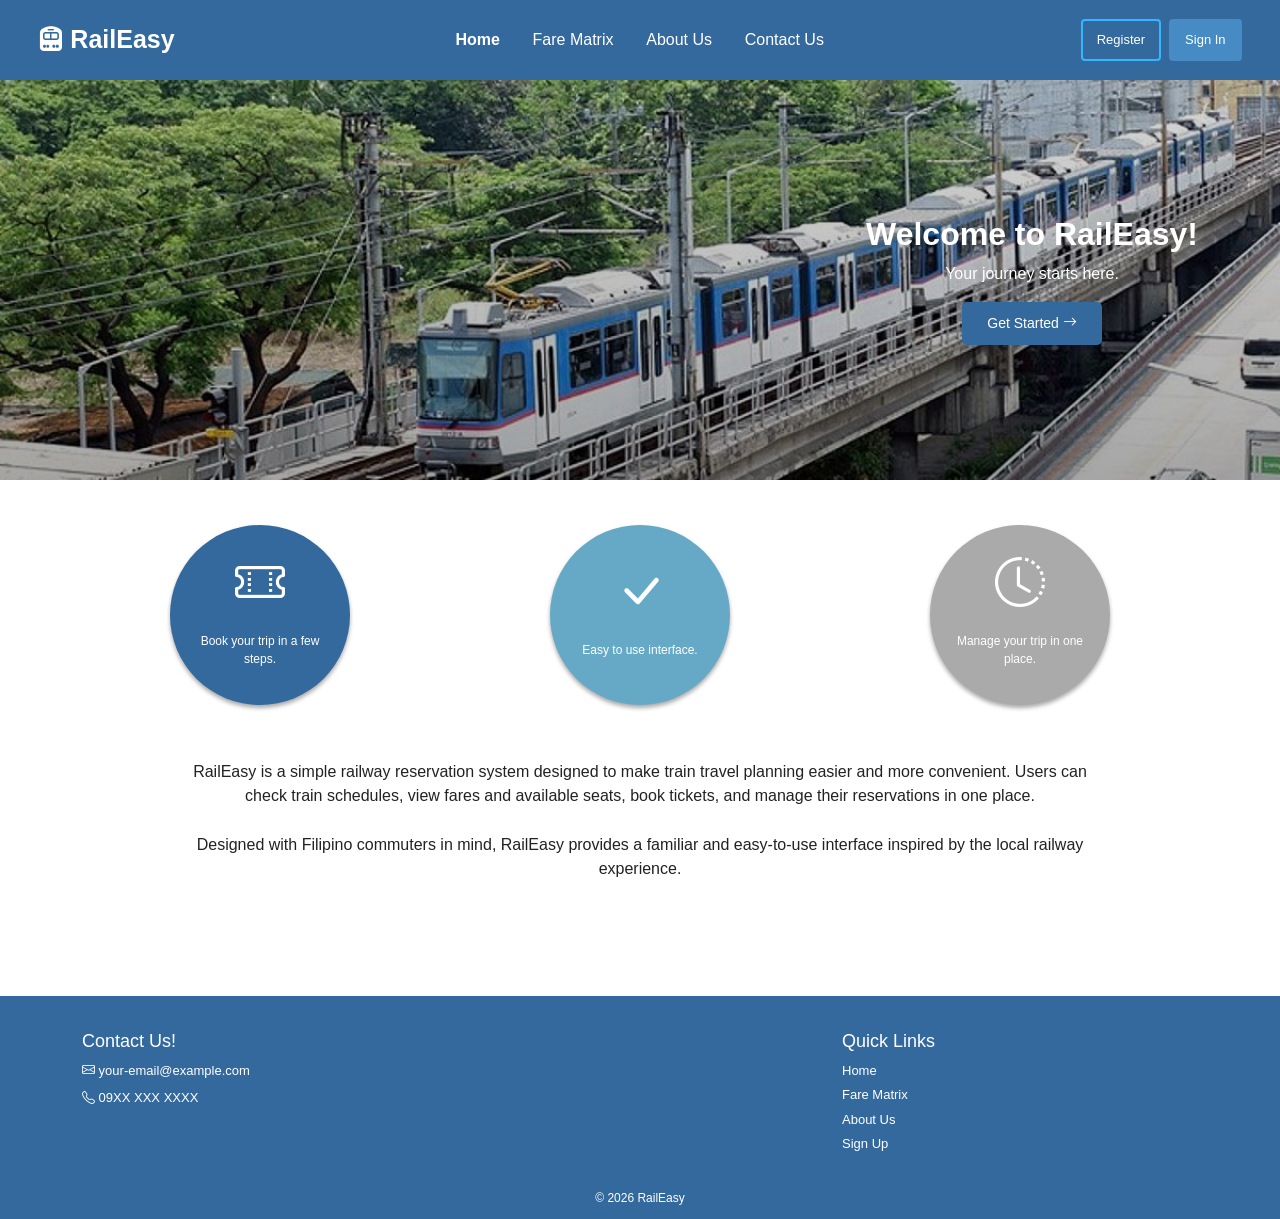
<file: index.html>
<!DOCTYPE html>
<html lang="en">
<head>
    <meta charset="UTF-8">
    <meta name="viewport" content="width=device-width, initial-scale=1.0">
    <title>RailEasy - Railway Reservation System</title>

    <!-- Bootstrap CSS -->
    <link href="https://cdn.jsdelivr.net/npm/bootstrap@5.3.3/dist/css/bootstrap.min.css" rel="stylesheet">

    <!-- Bootstrap Icons -->
    <link href="https://cdn.jsdelivr.net/npm/bootstrap-icons@1.11.3/font/bootstrap-icons.css" rel="stylesheet">

    <!-- Custom CSS -->
    <link rel="stylesheet" href="style.css">
</head>
<body>

    <!-- NAVIGATION BAR -->
    <nav class="navbar navbar-expand-lg navbar-dark">
        <div class="container">

            <a class="navbar-brand fw-bold" href="index.html">
                <i class="bi bi-train-front-fill"></i> RailEasy
            </a>

            <button class="navbar-toggler" type="button"
                data-bs-toggle="collapse"
                data-bs-target="#navbarMenu"
                aria-controls="navbarMenu"
                aria-expanded="false"
                aria-label="Toggle navigation">
                <span class="navbar-toggler-icon"></span>
            </button>

            <div class="collapse navbar-collapse" id="navbarMenu">

                <ul class="navbar-nav mx-auto">
                    <li class="nav-item">
                        <a class="nav-link active" href="index.html">Home</a>
                    </li>

                    <li class="nav-item">
                        <a class="nav-link" href="fare.html">Fare Matrix</a>
                    </li>

                    <li class="nav-item">
                        <a class="nav-link" href="about.html">About Us</a>
                    </li>

                    <li class="nav-item">
                        <a class="nav-link" href="#contact">Contact Us</a>
                    </li>
                </ul>

                <div class="nav-buttons">
                    <a href="register.html" class="btn btn-register">Register</a>
                    <a href="login.html" class="btn btn-login">Sign In</a>
                </div>

            </div>
        </div>
    </nav>

    <!-- HERO SECTION -->
    <section class="hero" id="home">
        <div class="container hero-content">

            <div class="hero-text">
                <h1>Welcome to RailEasy!</h1>
                <p>Your journey starts here.</p>

                <a href="register.html" class="btn btn-start">
                    Get Started <i class="bi bi-arrow-right"></i>
                </a>
            </div>

        </div>
    </section>

    <!-- FEATURES SECTION -->
    <section class="features">
        <div class="container">

            <div class="row justify-content-center text-center g-4">

                <div class="col-md-4">
                    <div class="feature-circle blue">
                        <i class="bi bi-ticket-perforated"></i>
                        <p>Book your trip in a few<br>steps.</p>
                    </div>
                </div>

                <div class="col-md-4">
                    <div class="feature-circle light-blue">
                        <i class="bi bi-check-lg"></i>
                        <p>Easy to use interface.</p>
                    </div>
                </div>

                <div class="col-md-4">
                    <div class="feature-circle gray">
                        <i class="bi bi-clock-history"></i>
                        <p>Manage your trip in one<br>place.</p>
                    </div>
                </div>

            </div>

            <!-- ABOUT DESCRIPTION -->
            <div class="about-description">
                <p>
                    RailEasy is a simple railway reservation system designed
                    to make train travel planning easier and more convenient.
                    Users can check train schedules, view fares and available
                    seats, book tickets, and manage their reservations
                    in one place.
                </p>

                <p>
                    Designed with Filipino commuters in mind, RailEasy
                    provides a familiar and easy-to-use interface inspired
                    by the local railway experience.
                </p>
            </div>

        </div>
    </section>

    <!-- FOOTER -->
    <footer id="contact">
        <div class="container">
            <div class="row">

                <div class="col-md-8">
                    <h5>Contact Us!</h5>
                    <p>
                        <i class="bi bi-envelope"></i>
                        your-email@example.com
                    </p>
                    <p>
                        <i class="bi bi-telephone"></i>
                        09XX XXX XXXX
                    </p>
                </div>

                <div class="col-md-4">
                    <h5>Quick Links</h5>

                    <a href="index.html">Home</a>
                    <a href="fare.html">Fare Matrix</a>
                    <a href="about.html">About Us</a>
                    <a href="register.html">Sign Up</a>
                </div>

            </div>

            <div class="copyright">
                &copy; <span id="year"></span> RailEasy
            </div>

        </div>
    </footer>

    <!-- Bootstrap JS -->
    <script src="https://cdn.jsdelivr.net/npm/bootstrap@5.3.3/dist/js/bootstrap.bundle.min.js"></script>

    <!-- Custom JS -->
    <script src="script.js"></script>


<!-- Shared RailEasy Navigation -->
<script src="nav.js"></script>

</body>
</html>
</file>
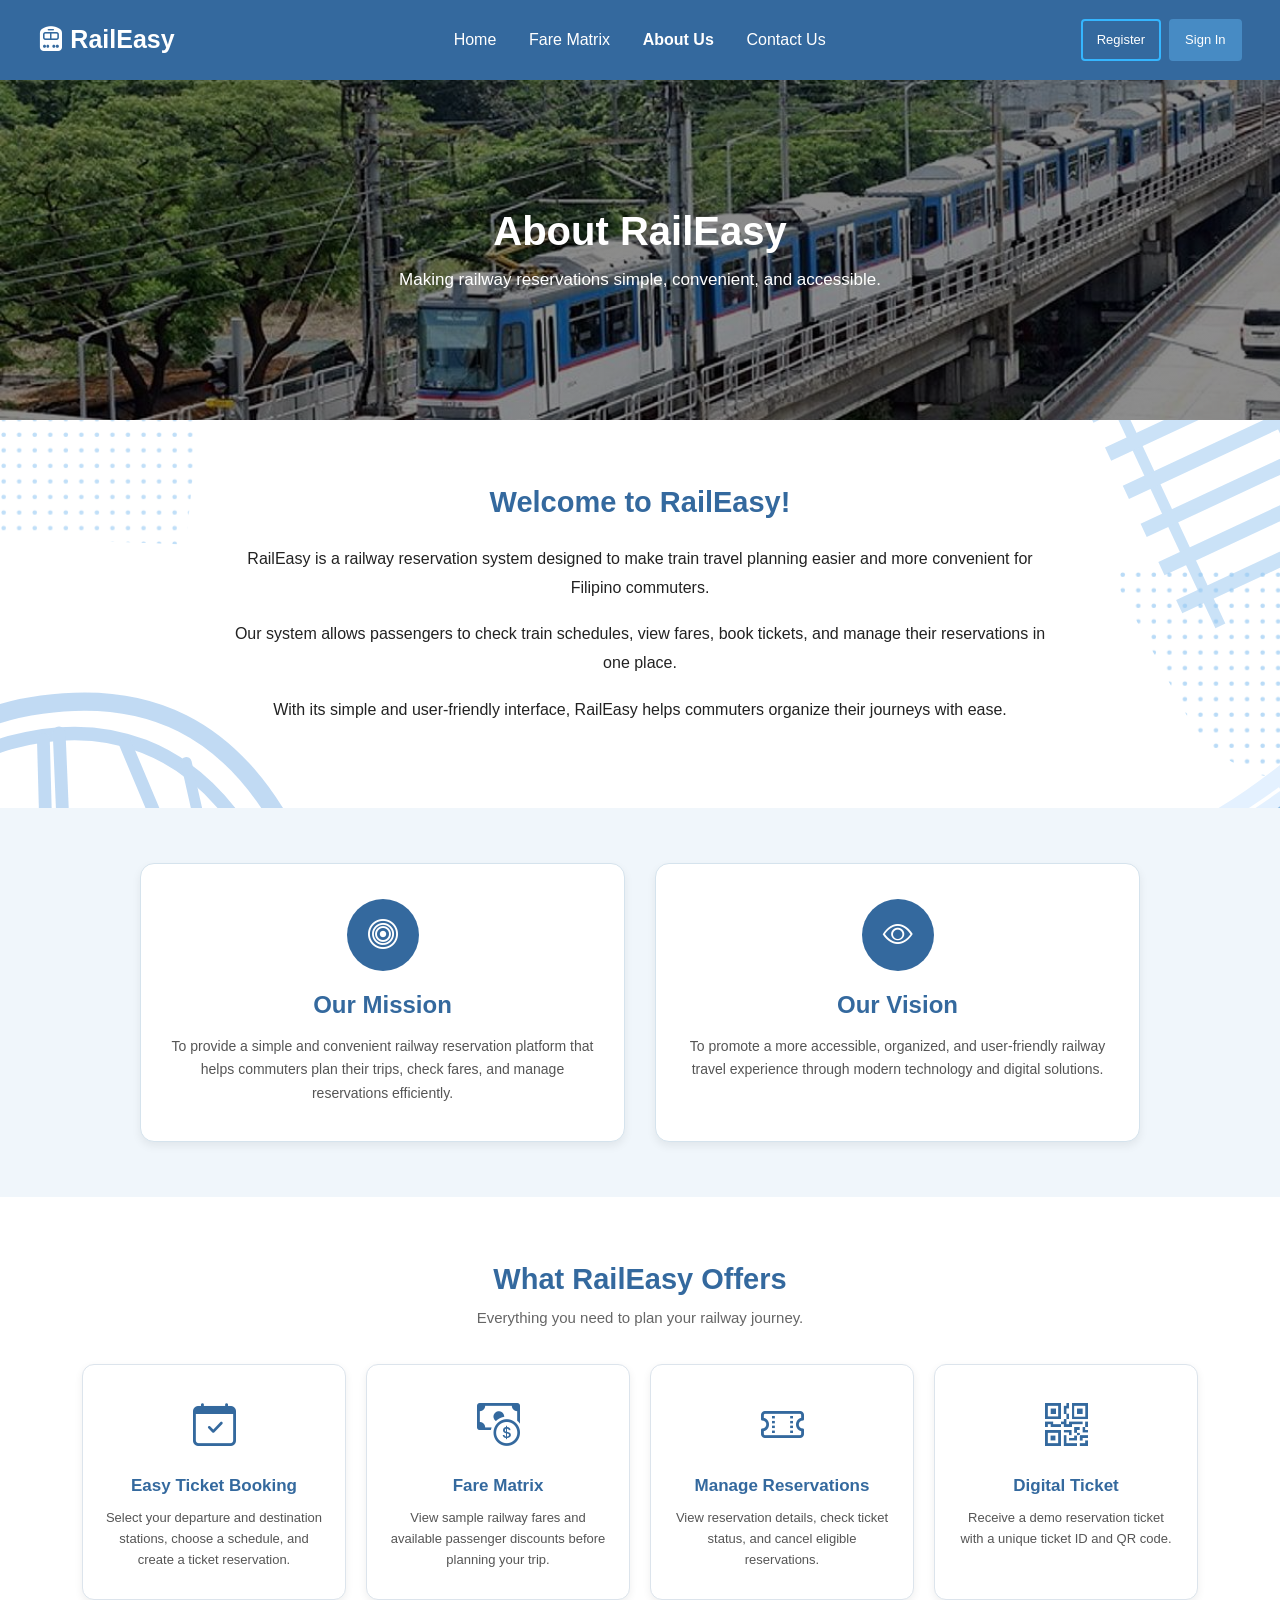
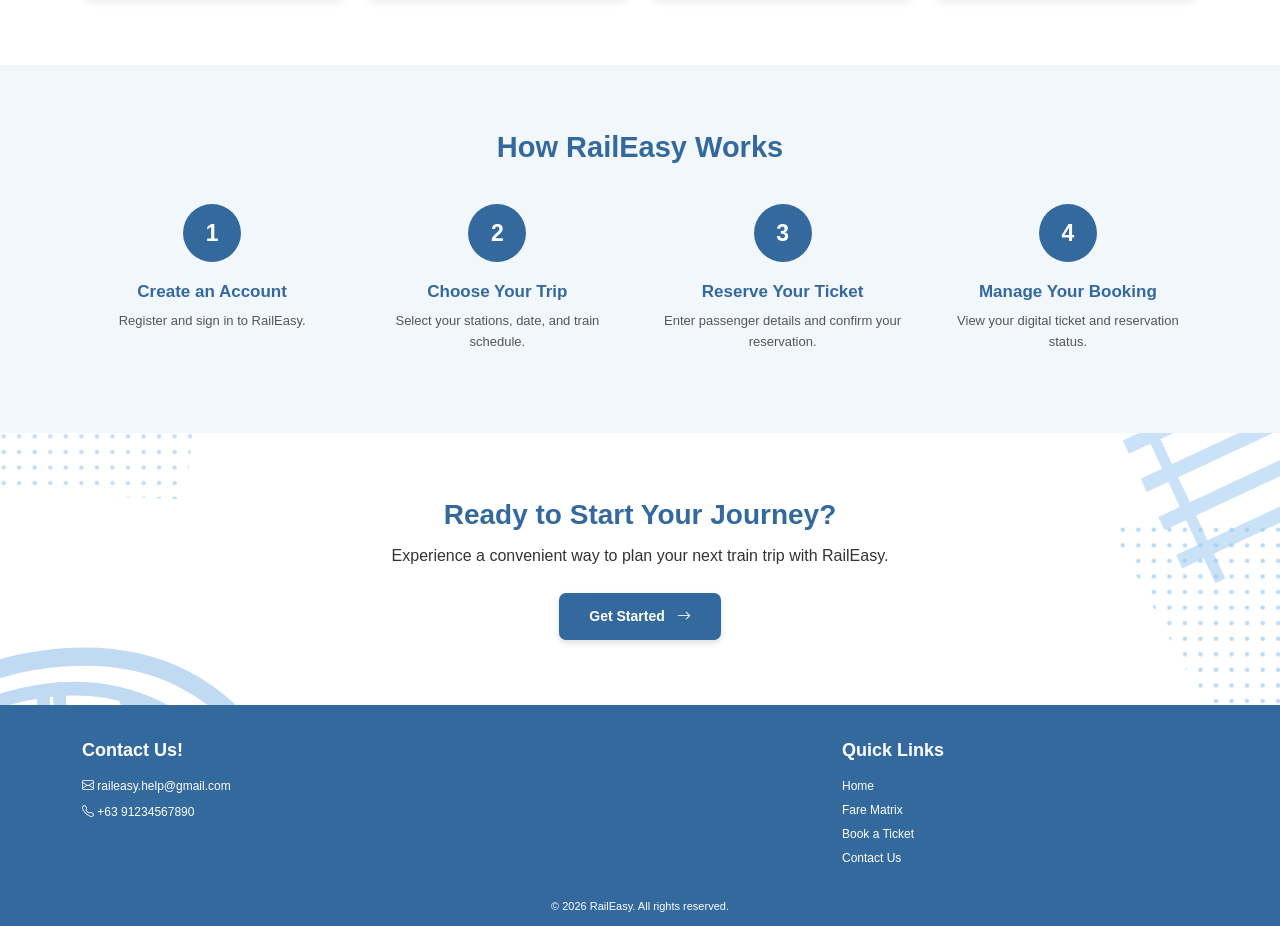
<file: about.html>
<!DOCTYPE html>
<html lang="en">

<head>
    <meta charset="UTF-8">

    <meta name="viewport"
          content="width=device-width, initial-scale=1.0">

    <title>About Us - RailEasy</title>

    <!-- BOOTSTRAP -->
    <link
        href="https://cdn.jsdelivr.net/npm/bootstrap@5.3.3/dist/css/bootstrap.min.css"
        rel="stylesheet">

    <!-- BOOTSTRAP ICONS -->
    <link
        href="https://cdn.jsdelivr.net/npm/bootstrap-icons@1.11.3/font/bootstrap-icons.css"
        rel="stylesheet">

    <!-- CUSTOM CSS -->
    <link rel="stylesheet" href="style.css">
    <link rel="stylesheet" href="about.css">
    <link rel="stylesheet" href="nav.css">

</head>

<body class="about-page">

    <!-- SHARED NAVIGATION -->
    <header id="siteNavbar"></header>

    <main>

        <!-- ABOUT HERO -->
        <section class="about-hero">

            <div class="container">

                <h1>About RailEasy</h1>

                <p>
                    Making railway reservations
                    simple, convenient, and accessible.
                </p>

            </div>

        </section>

        <!-- ABOUT RAILEASY -->
        <section class="about-intro">

            <div class="container">

                <h2>Welcome to RailEasy!</h2>

                <p>
                    RailEasy is a railway reservation
                    system designed to make train travel
                    planning easier and more convenient
                    for Filipino commuters.
                </p>

                <p>
                    Our system allows passengers to
                    check train schedules, view fares,
                    book tickets, and manage their
                    reservations in one place.
                </p>

                <p>
                    With its simple and user-friendly
                    interface, RailEasy helps commuters
                    organize their journeys with ease.
                </p>

            </div>

        </section>

        <!-- MISSION AND VISION -->
        <section class="about-mission">

            <div class="container">

                <div class="about-two-columns">

                    <!-- MISSION -->
                    <div class="about-info-card">

                        <div class="about-icon">
                            <i class="bi bi-bullseye"></i>
                        </div>

                        <h2>Our Mission</h2>

                        <p>
                            To provide a simple and
                            convenient railway reservation
                            platform that helps commuters
                            plan their trips, check fares,
                            and manage reservations
                            efficiently.
                        </p>

                    </div>

                    <!-- VISION -->
                    <div class="about-info-card">

                        <div class="about-icon">
                            <i class="bi bi-eye"></i>
                        </div>

                        <h2>Our Vision</h2>

                        <p>
                            To promote a more accessible,
                            organized, and user-friendly
                            railway travel experience
                            through modern technology
                            and digital solutions.
                        </p>

                    </div>

                </div>

            </div>

        </section>

        <!-- FEATURES SECTION -->
        <section class="about-features">

            <div class="container">

                <h2>What RailEasy Offers</h2>

                <p class="features-subtitle">
                    Everything you need to plan
                    your railway journey.
                </p>

                <div class="about-feature-grid">

                    <!-- FEATURE 1 -->
                    <div class="about-feature-card">

                        <div class="feature-icon">
                            <i class="bi bi-calendar-check"></i>
                        </div>

                        <h3>Easy Ticket Booking</h3>

                        <p>
                            Select your departure and
                            destination stations, choose
                            a schedule, and create a
                            ticket reservation.
                        </p>

                    </div>

                    <!-- FEATURE 2 -->
                    <div class="about-feature-card">

                        <div class="feature-icon">
                            <i class="bi bi-cash-coin"></i>
                        </div>

                        <h3>Fare Matrix</h3>

                        <p>
                            View sample railway fares
                            and available passenger
                            discounts before planning
                            your trip.
                        </p>

                    </div>

                    <!-- FEATURE 3 -->
                    <div class="about-feature-card">

                        <div class="feature-icon">
                            <i class="bi bi-ticket-perforated"></i>
                        </div>

                        <h3>Manage Reservations</h3>

                        <p>
                            View reservation details,
                            check ticket status, and
                            cancel eligible reservations.
                        </p>

                    </div>

                    <!-- FEATURE 4 -->
                    <div class="about-feature-card">

                        <div class="feature-icon">
                            <i class="bi bi-qr-code"></i>
                        </div>

                        <h3>Digital Ticket</h3>

                        <p>
                            Receive a demo reservation
                            ticket with a unique
                            ticket ID and QR code.
                        </p>

                    </div>

                </div>

            </div>

        </section>

        <!-- HOW RAILEASY WORKS -->
        <section class="about-process">

            <div class="container">

                <h2>How RailEasy Works</h2>

                <div class="about-steps">

                    <div class="about-step">

                        <span>1</span>

                        <h3>Create an Account</h3>

                        <p>
                            Register and sign in
                            to RailEasy.
                        </p>

                    </div>

                    <div class="about-step">

                        <span>2</span>

                        <h3>Choose Your Trip</h3>

                        <p>
                            Select your stations,
                            date, and train schedule.
                        </p>

                    </div>

                    <div class="about-step">

                        <span>3</span>

                        <h3>Reserve Your Ticket</h3>

                        <p>
                            Enter passenger details
                            and confirm your reservation.
                        </p>

                    </div>

                    <div class="about-step">

                        <span>4</span>

                        <h3>Manage Your Booking</h3>

                        <p>
                            View your digital ticket
                            and reservation status.
                        </p>

                    </div>

                </div>

            </div>

        </section>

        <!-- GET STARTED -->
        <section class="about-cta">

            <div class="container">

                <h2>
                    Ready to Start Your Journey?
                </h2>

                <p>
                    Experience a convenient way
                    to plan your next train trip
                    with RailEasy.
                </p>

                <a id="aboutStartButton"
                   href="register.html"
                   class="about-cta-button">

                    Get Started

                    <i class="bi bi-arrow-right"></i>

                </a>

            </div>

        </section>

    </main>

    <!-- FOOTER -->
    <footer id="contact">

        <div class="container">

            <div class="row">

                <!-- CONTACT -->
                <div class="col-md-8">

                    <h5>Contact Us!</h5>

                    <p>
                        <i class="bi bi-envelope"></i>
                        raileasy.help@gmail.com
                    </p>

                    <p>
                        <i class="bi bi-telephone"></i>
                        +63 91234567890
                    </p>

                </div>

                <!-- QUICK LINKS -->
                <div class="col-md-4">

                    <h5>Quick Links</h5>

                    <a id="aboutHomeLink"
                       href="index.html">
                        Home
                    </a>

                    <a href="fare.html">
                        Fare Matrix
                    </a>

                    <a href="booking.html">
                        Book a Ticket
                    </a>

                    <a href="contact.html">
                        Contact Us
                    </a>

                </div>

            </div>

            <div class="copyright">
                &copy;
                <span id="year"></span>
                RailEasy. All rights reserved.
            </div>

        </div>

    </footer>

    <!-- BOOTSTRAP -->
    <script src="https://cdn.jsdelivr.net/npm/bootstrap@5.3.3/dist/js/bootstrap.bundle.min.js"></script>

    <!-- SHARED NAVIGATION -->
    <script src="nav.js"></script>

    <!-- ABOUT PAGE LINKS -->
    <script>
        let currentUser = null;

        try {
            currentUser = JSON.parse(
                sessionStorage.getItem(
                    "raileasy_session"
                )
            );
        } catch (error) {
            currentUser = null;
        }

        if (currentUser && currentUser.id) {
            document.getElementById(
                "aboutStartButton"
            ).href = "booking.html";

            document.getElementById(
                "aboutStartButton"
            ).innerHTML =
                'Book a Ticket <i class="bi bi-arrow-right"></i>';

            document.getElementById(
                "aboutHomeLink"
            ).href = "main.html";
        }

        document.getElementById(
            "year"
        ).textContent = new Date().getFullYear();
    </script>

</body>
</html>
</file>
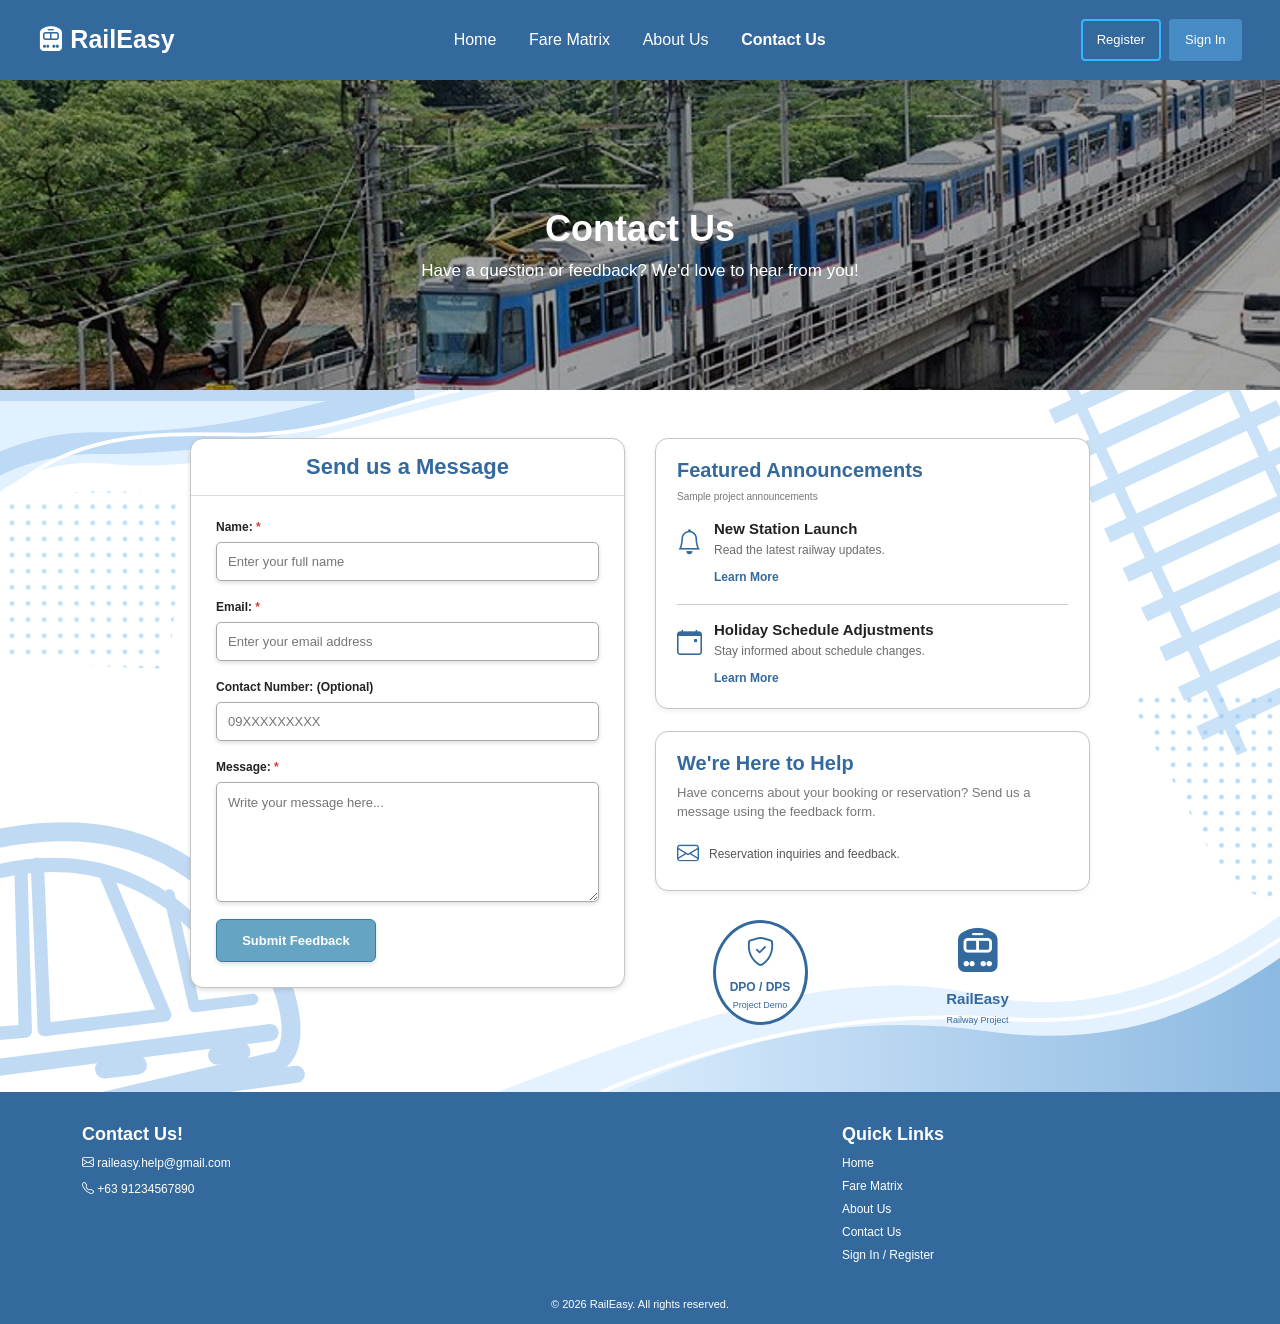
<file: contact.html>
<!DOCTYPE html>
<html lang="en">
<head>
    <meta charset="UTF-8">
    <meta name="viewport"
          content="width=device-width, initial-scale=1.0">

    <title>Contact Us - RailEasy</title>

    <!-- BOOTSTRAP -->
    <link
        href="https://cdn.jsdelivr.net/npm/bootstrap@5.3.3/dist/css/bootstrap.min.css"
        rel="stylesheet">

    <!-- BOOTSTRAP ICONS -->
    <link
        href="https://cdn.jsdelivr.net/npm/bootstrap-icons@1.11.3/font/bootstrap-icons.css"
        rel="stylesheet">

    <!-- CSS -->
    <link rel="stylesheet" href="style.css">
    <link rel="stylesheet" href="contact.css">
    <link rel="stylesheet" href="nav.css">
</head>

<body class="contact-page">

    <!-- SHARED NAVIGATION -->
    <header id="siteNavbar"></header>

    <main>

        <!-- CONTACT US HERO -->
        <section class="contact-hero">

            <div class="container">

                <h1>Contact Us</h1>

                <p>
                    Have a question or feedback?
                    We'd love to hear from you!
                </p>

            </div>

        </section>

        <!-- CONTACT CONTENT -->
        <section class="contact-content">

            <div class="container">

                <div class="contact-grid">

                    <!-- SEND MESSAGE FORM -->
                    <div class="contact-form-card">

                        <h2>Send us a Message</h2>

                        <form id="feedbackForm">

                            <!-- NAME -->
                            <div class="contact-field">

                                <label for="contactName">
                                    Name:
                                    <span>*</span>
                                </label>

                                <input
                                    type="text"
                                    id="contactName"
                                    name="name"
                                    placeholder="Enter your full name"
                                    autocomplete="name"
                                    maxlength="100"
                                    required>
                            </div>

                            <!-- EMAIL -->
                            <div class="contact-field">

                                <label for="contactEmail">
                                    Email:
                                    <span>*</span>
                                </label>

                                <input
                                    type="email"
                                    id="contactEmail"
                                    name="email"
                                    placeholder="Enter your email address"
                                    autocomplete="email"
                                    maxlength="150"
                                    required>
                            </div>

                            <!-- PHONE NUMBER -->
                            <div class="contact-field">

                                <label for="contactPhone">
                                    Contact Number:
                                    (Optional)
                                </label>

                                <input
                                    type="tel"
                                    id="contactPhone"
                                    name="phone"
                                    placeholder="09XXXXXXXXX"
                                    autocomplete="tel"
                                    pattern="09[0-9]{9}"
                                    maxlength="11"
                                    title="Enter 11 digits starting with 09">
                            </div>

                            <!-- MESSAGE -->
                            <div class="contact-field">

                                <label for="contactMessage">
                                    Message:
                                    <span>*</span>
                                </label>

                                <textarea
                                    id="contactMessage"
                                    name="message"
                                    placeholder="Write your message here..."
                                    rows="5"
                                    maxlength="2000"
                                    required></textarea>

                            </div>

                            <!-- ERROR MESSAGE -->
                            <p id="feedbackError"
                               class="feedback-error"
                               role="alert"
                               hidden></p>

                            <!-- SUBMIT BUTTON -->
                            <button
                                type="submit"
                                id="submitFeedbackBtn"
                                class="submit-feedback-btn">

                                Submit Feedback

                            </button>

                        </form>

                    </div>

                    <!-- RIGHT SIDE CONTENT -->
                    <div class="contact-info-column">

                        <!-- ANNOUNCEMENTS -->
                        <div class="contact-info-card">

                            <h2>
                                Featured Announcements
                            </h2>

                            <p class="announcement-disclaimer">
                                Sample project announcements
                            </p>

                            <!-- ANNOUNCEMENT 1 -->
                            <div class="announcement">

                                <i class="bi bi-bell"></i>

                                <div>

                                    <h3>
                                        New Station Launch
                                    </h3>

                                    <p>
                                        Read the latest railway updates.
                                    </p>

                                    <button
                                        type="button"
                                        class="announcement-link"
                                        data-target="launchDetails"
                                        aria-expanded="false">
                                        Learn More
                                    </button>

                                    <p id="launchDetails"
                                       class="announcement-details"
                                       hidden>
                                        Demo announcement only.
                                        Replace this with verified
                                        information about a new
                                        station launch.
                                    </p>

                                </div>

                            </div>

                            <hr>

                            <!-- ANNOUNCEMENT 2 -->
                            <div class="announcement">

                                <i class="bi bi-calendar-event"></i>

                                <div>

                                    <h3>
                                        Holiday Schedule Adjustments
                                    </h3>

                                    <p>
                                        Stay informed about
                                        schedule changes.
                                    </p>

                                    <button
                                        type="button"
                                        class="announcement-link"
                                        data-target="holidayDetails"
                                        aria-expanded="false">
                                        Learn More
                                    </button>

                                    <p id="holidayDetails"
                                       class="announcement-details"
                                       hidden>
                                        Demo announcement only.
                                        Check official railway
                                        advisories for actual
                                        holiday operating hours.
                                    </p>

                                </div>

                            </div>

                        </div>

                        <!-- HELP SECTION -->
                        <div class="contact-info-card help-card">

                            <h2>We're Here to Help</h2>

                            <p>
                                Have concerns about your
                                booking or reservation?
                                Send us a message using
                                the feedback form.
                            </p>

                            <div class="help-email">

                                <i class="bi bi-envelope"></i>

                                <span>
                                    Reservation inquiries
                                    and feedback.
                                </span>

                            </div>

                        </div>

                        <!-- PROJECT PRIVACY GRAPHIC -->
                        <div class="contact-privacy">

                            <div class="privacy-seal">

                                <i class="bi bi-shield-check"></i>

                                <strong>DPO / DPS</strong>

                                <span>Project Demo</span>

                            </div>

                            <div class="railway-seal">

                                <i class="bi bi-train-front-fill"></i>

                                <strong>RailEasy</strong>

                                <span>Railway Project</span>

                            </div>

                        </div>

                    </div>

                </div>

            </div>

        </section>

    </main>

    <!-- FEEDBACK SUCCESS MODAL -->
    <div id="feedbackModal"
         class="feedback-modal"
         hidden>

        <div class="feedback-modal-box"
             role="dialog"
             aria-modal="true"
             aria-labelledby="feedbackTitle"
             aria-describedby="feedbackDescription">

            <!-- CLOSE BUTTON -->
            <button
                type="button"
                id="closeFeedbackModal"
                class="feedback-close"
                aria-label="Close confirmation">

                <i class="bi bi-x-lg"></i>

            </button>

            <!-- SUCCESS ICON -->
            <div class="feedback-success-icon">

                <i class="bi bi-patch-check-fill"></i>

            </div>

            <h2 id="feedbackTitle">
                Feedback Submitted!
            </h2>

            <p id="feedbackDescription">
                Thank you for reaching out!
                Your feedback has been saved
                successfully in this browser.
            </p>

            <p class="feedback-demo-note">
                Demo only — no email has been sent.
            </p>

            <a href="main.html"
               id="feedbackHomeBtn"
               class="feedback-home-btn">

                Back to Home

            </a>

        </div>

    </div>

    <!-- FOOTER -->
    <footer id="contact">

        <div class="container">

            <div class="row">

                <!-- CONTACT INFORMATION -->
                <div class="col-md-8">

                    <h5>Contact Us!</h5>

                    <p>
                        <i class="bi bi-envelope"></i>
                        raileasy.help@gmail.com
                    </p>

                    <p>
                        <i class="bi bi-telephone"></i>
                        +63 91234567890
                    </p>

                </div>

                <!-- QUICK LINKS -->
                <div class="col-md-4">

                    <h5>Quick Links</h5>

                    <a href="main.html">Home</a>

                    <a href="fare.html">Fare Matrix</a>

                    <a href="about.html">About Us</a>

                    <a href="contact.html">Contact Us</a>

                    <a href="register.html">
                        Sign In / Register
                    </a>

                </div>

            </div>

            <div class="copyright">

                &copy;
                <span id="year"></span>
                RailEasy. All rights reserved.

            </div>

        </div>

    </footer>

    <!-- JAVASCRIPT -->
    <script src="https://cdn.jsdelivr.net/npm/bootstrap@5.3.3/dist/js/bootstrap.bundle.min.js"></script>

    <script src="contact.js"></script>
    <script src="nav.js"></script>

</body>
</html>
</file>
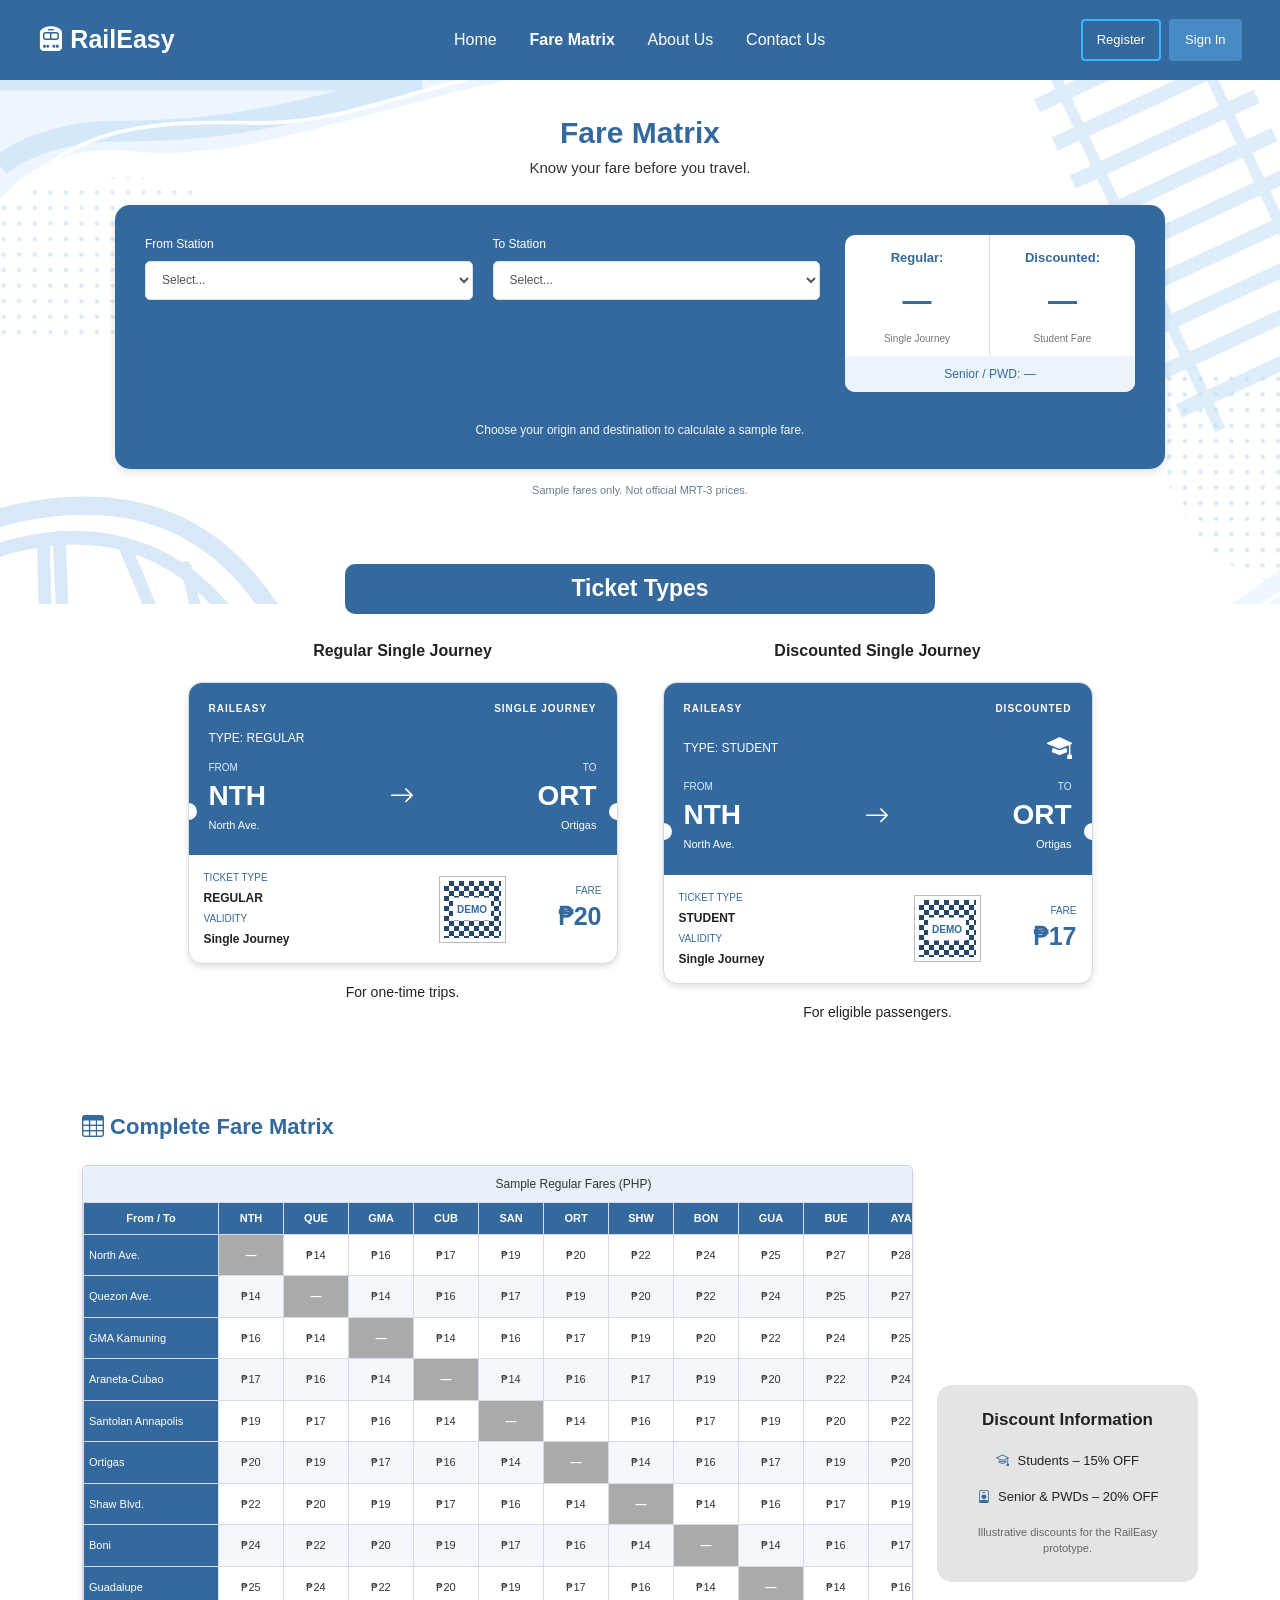
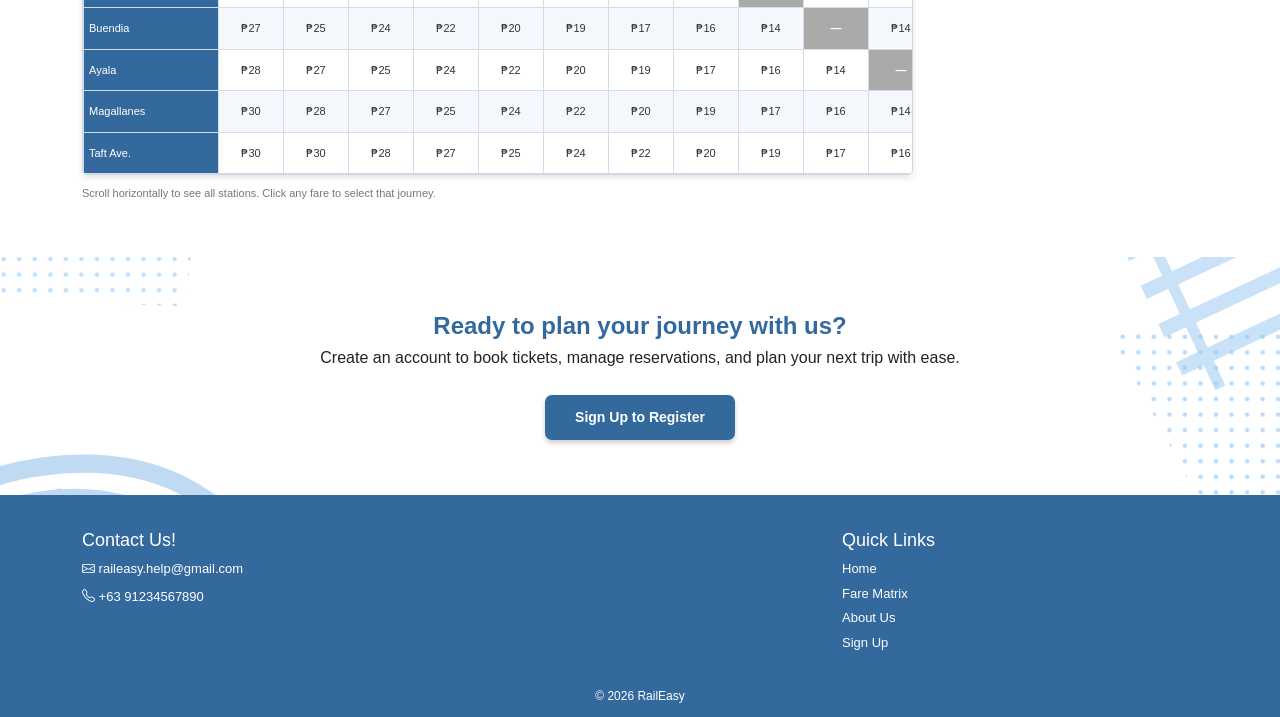
<file: fare.html>
<!DOCTYPE html>
<html lang="en">
<head>
    <meta charset="UTF-8">
    <meta name="viewport"
          content="width=device-width, initial-scale=1.0">

    <title>Fare Matrix - RailEasy</title>

    <!-- Bootstrap CSS -->
    <link href="https://cdn.jsdelivr.net/npm/bootstrap@5.3.3/dist/css/bootstrap.min.css"
          rel="stylesheet">

    <!-- Bootstrap Icons -->
    <link href="https://cdn.jsdelivr.net/npm/bootstrap-icons@1.11.3/font/bootstrap-icons.css"
          rel="stylesheet">

    <!-- Custom CSS -->
    <link rel="stylesheet" href="style.css">
    <link rel="stylesheet" href="fare.css">
</head>

<body class="fare-page">

    <!-- NAVIGATION BAR -->
    <nav class="navbar navbar-expand-lg navbar-dark">
        <div class="container">

            <a class="navbar-brand fw-bold" href="index.html">
                <i class="bi bi-train-front-fill"></i>
                RailEasy
            </a>

            <button class="navbar-toggler" type="button"
                    data-bs-toggle="collapse"
                    data-bs-target="#navbarMenu"
                    aria-controls="navbarMenu"
                    aria-expanded="false"
                    aria-label="Toggle navigation">
                <span class="navbar-toggler-icon"></span>
            </button>

            <div class="collapse navbar-collapse"
                 id="navbarMenu">

                <ul class="navbar-nav mx-auto">

                    <li class="nav-item">
                        <a class="nav-link" href="index.html">
                            Home
                        </a>
                    </li>

                    <li class="nav-item">
                        <a class="nav-link active" href="fare.html">
                            Fare Matrix
                        </a>
                    </li>

                    <li class="nav-item">
                        <a class="nav-link" href="about.html">
                            About Us
                        </a>
                    </li>

                    <li class="nav-item">
                        <a class="nav-link" href="index.html#contact">
                            Contact Us
                        </a>
                    </li>

                </ul>

                <div class="nav-buttons">
                    <a href="login.html"
                       class="fare-account-icon"
                       aria-label="Sign In">
                        <i class="bi bi-person-circle"></i>
                    </a>
                </div>

            </div>
        </div>
    </nav>

    <main>

        <!-- FARE MATRIX HERO -->
        <section class="fare-hero">

            <div class="container">

                <h1>Fare Matrix</h1>

                <p class="fare-subtitle">
                    Know your fare before you travel.
                </p>

                <!-- FARE CALCULATOR -->
                <div class="fare-calculator">

                    <div class="fare-fields">

                        <!-- FROM STATION -->
                        <div class="station-field">

                            <label for="fromStation">
                                From Station
                            </label>

                            <select id="fromStation">
                                <option value="">
                                    Select...
                                </option>
                            </select>

                        </div>

                        <!-- TO STATION -->
                        <div class="station-field">

                            <label for="toStation">
                                To Station
                            </label>

                            <select id="toStation">
                                <option value="">
                                    Select...
                                </option>
                            </select>

                        </div>

                    </div>

                    <!-- FARE RESULTS -->
                    <div class="fare-result" aria-live="polite">

                        <div class="fare-price">

                            <h3>Regular:</h3>

                            <span id="regularFare">—</span>

                            <small>Single Journey</small>

                        </div>

                        <div class="fare-price">

                            <h3>Discounted:</h3>

                            <span id="studentFare">—</span>

                            <small>Student Fare</small>

                        </div>

                        <p class="fare-extra" id="seniorFare">
                            Senior / PWD: —
                        </p>

                    </div>

                    <p id="journeyDetails"
                       class="journey-details"
                       aria-live="polite">
                        Choose your origin and destination
                        to calculate a sample fare.
                    </p>

                </div>

                <p class="fare-disclaimer">
                    Sample fares only. Not official MRT-3 prices.
                </p>

            </div>

        </section>

        <!-- TICKET TYPES -->
        <section class="ticket-section">

            <div class="container">

                <h2 class="section-heading">
                    Ticket Types
                </h2>

                <div class="row justify-content-center g-4">

                    <!-- REGULAR TICKET -->
                    <div class="col-lg-5 col-md-6">

                        <h3 class="ticket-title">
                            Regular Single Journey
                        </h3>

                        <div class="sample-ticket">

                            <div class="ticket-top">

                                <div class="ticket-topline">
                                    <span>RAILEASY</span>
                                    <span>SINGLE JOURNEY</span>
                                </div>

                                <div class="ticket-type">
                                    TYPE: REGULAR
                                </div>

                                <div class="ticket-route">

                                    <div>
                                        <small>FROM</small>
                                        <strong>NTH</strong>
                                        <span>North Ave.</span>
                                    </div>

                                    <i class="bi bi-arrow-right"></i>

                                    <div>
                                        <small>TO</small>
                                        <strong>ORT</strong>
                                        <span>Ortigas</span>
                                    </div>

                                </div>

                            </div>

                            <div class="ticket-bottom">

                                <div class="ticket-info">
                                    <small>TICKET TYPE</small>
                                    <strong>REGULAR</strong>
                                    <small>VALIDITY</small>
                                    <strong>Single Journey</strong>
                                </div>

                                <div class="ticket-qr">
                                    <span>DEMO</span>
                                </div>

                                <div class="ticket-cost">
                                    <small>FARE</small>
                                    <strong>₱20</strong>
                                </div>

                            </div>

                        </div>

                        <p class="ticket-caption">
                            For one-time trips.
                        </p>

                    </div>

                    <!-- DISCOUNTED TICKET -->
                    <div class="col-lg-5 col-md-6">

                        <h3 class="ticket-title">
                            Discounted Single Journey
                        </h3>

                        <div class="sample-ticket">

                            <div class="ticket-top">

                                <div class="ticket-topline">
                                    <span>RAILEASY</span>
                                    <span>DISCOUNTED</span>
                                </div>

                                <div class="ticket-type">

                                    TYPE: STUDENT

                                    <i class="bi bi-mortarboard-fill"></i>

                                </div>

                                <div class="ticket-route">

                                    <div>
                                        <small>FROM</small>
                                        <strong>NTH</strong>
                                        <span>North Ave.</span>
                                    </div>

                                    <i class="bi bi-arrow-right"></i>

                                    <div>
                                        <small>TO</small>
                                        <strong>ORT</strong>
                                        <span>Ortigas</span>
                                    </div>

                                </div>

                            </div>

                            <div class="ticket-bottom">

                                <div class="ticket-info">
                                    <small>TICKET TYPE</small>
                                    <strong>STUDENT</strong>
                                    <small>VALIDITY</small>
                                    <strong>Single Journey</strong>
                                </div>

                                <div class="ticket-qr">
                                    <span>DEMO</span>
                                </div>

                                <div class="ticket-cost">
                                    <small>FARE</small>
                                    <strong>₱17</strong>
                                </div>

                            </div>

                        </div>

                        <p class="ticket-caption">
                            For eligible passengers.
                        </p>

                    </div>

                </div>

            </div>

        </section>

        <!-- COMPLETE FARE MATRIX -->
        <section class="matrix-section">

            <div class="container">

                <h2 class="matrix-title">
                    <i class="bi bi-table"></i>
                    Complete Fare Matrix
                </h2>

                <div class="row align-items-center g-4">

                    <!-- FARE TABLE -->
                    <div class="col-lg-9">

                        <div class="matrix-wrapper">

                            <table class="fare-table"
                                   id="fareTable">

                                <caption>
                                    Sample Regular Fares (PHP)
                                </caption>

                                <thead id="fareTableHead">
                                </thead>

                                <tbody id="fareTableBody">
                                </tbody>

                            </table>

                        </div>

                        <p class="matrix-help">
                            Scroll horizontally to see all stations.
                            Click any fare to select that journey.
                        </p>

                    </div>

                    <!-- DISCOUNT INFORMATION -->
                    <div class="col-lg-3">

                        <div class="discount-box">

                            <h3>Discount Information</h3>

                            <p>
                                <i class="bi bi-mortarboard"></i>
                                Students – 15% OFF
                            </p>

                            <p>
                                <i class="bi bi-person-badge"></i>
                                Senior &amp; PWDs – 20% OFF
                            </p>

                            <small>
                                Illustrative discounts for
                                the RailEasy prototype.
                            </small>

                        </div>

                    </div>

                </div>

            </div>

        </section>
        
<!-- BOTTOM FARE MATRIX SECTION -->
<section class="fare-cta">

    <div class="container">

        <h2 id="fareCtaTitle">
            Ready to plan your journey with us?
        </h2>

        <p id="fareCtaDescription">
            Create an account to book tickets,
            manage reservations, and plan your
            next trip with ease.
        </p>

        <a href="register.html"
           id="fareCtaButton"
           class="btn fare-register-btn">
            Sign Up to Register
        </a>

    </div>

</section>

    </main>

    <!-- FOOTER -->
    <footer id="contact">

        <div class="container">

            <div class="row">

                <div class="col-md-8">

                    <h5>Contact Us!</h5>

                    <p>
                        <i class="bi bi-envelope"></i>
                        raileasy.help@gmail.com
                    </p>

                    <p>
                        <i class="bi bi-telephone"></i>
                        +63 91234567890
                    </p>

                </div>

                <div class="col-md-4">

                    <h5>Quick Links</h5>

                    <a href="index.html">Home</a>

                    <a href="fare.html">Fare Matrix</a>

                    <a href="about.html">About Us</a>

                    <a href="register.html">Sign Up</a>

                </div>

            </div>

            <div class="copyright">
                &copy; <span id="year"></span> RailEasy
            </div>

        </div>

    </footer>

    <!-- Bootstrap JavaScript -->
    <script src="https://cdn.jsdelivr.net/npm/bootstrap@5.3.3/dist/js/bootstrap.bundle.min.js"></script>

    <!-- Existing RailEasy JavaScript -->
    <script src="script.js"></script>

    <!-- Fare Matrix JavaScript -->
    <script src="fare.js"></script>

<!-- Shared RailEasy Navigation -->
<script src="nav.js"></script>

</body>
</html>
</file>
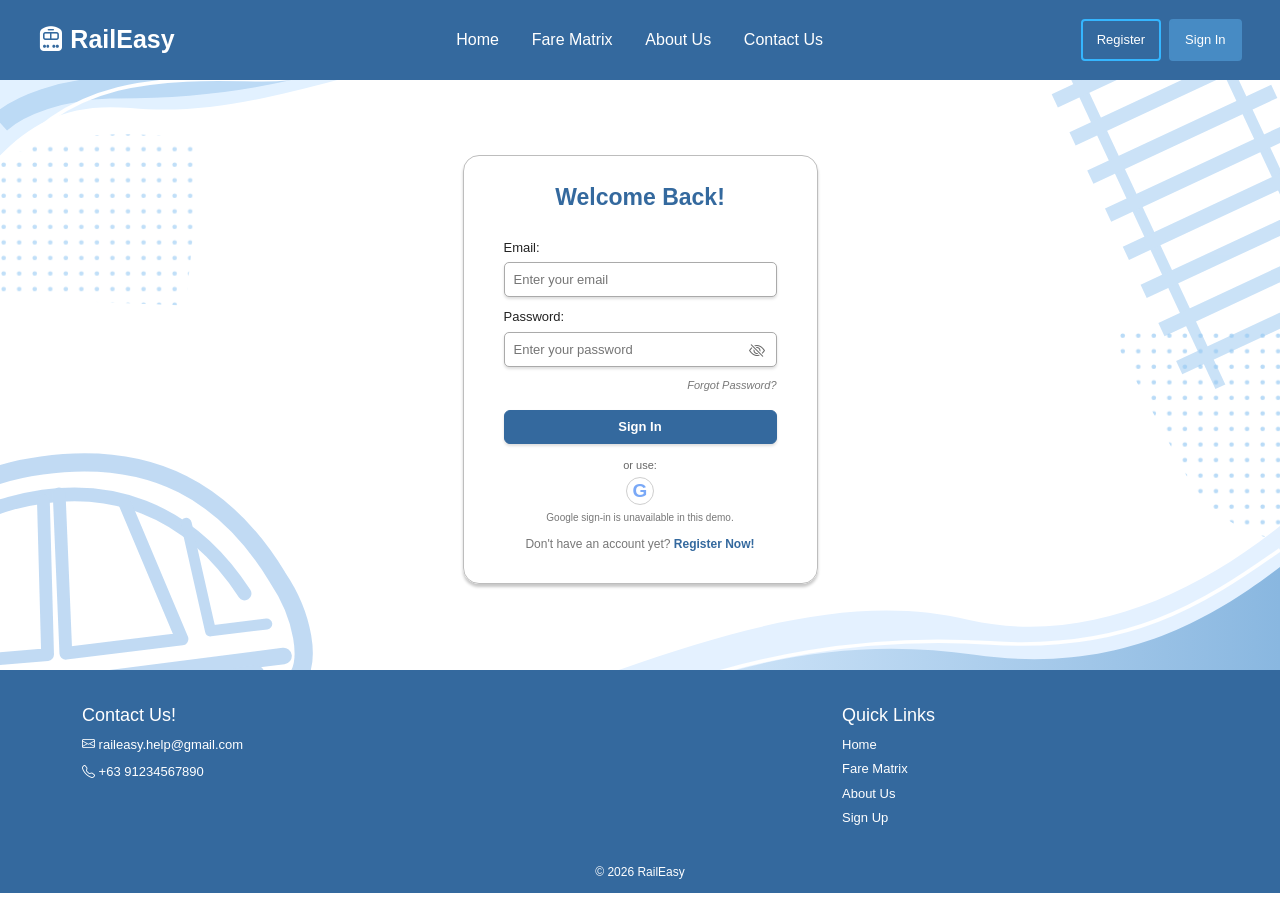
<file: login.html>
<!DOCTYPE html>
<html lang="en">
<head>
  <meta charset="UTF-8">
  <meta name="viewport" content="width=device-width, initial-scale=1.0">
  <title>Sign In - RailEasy</title>

  <link href="https://cdn.jsdelivr.net/npm/bootstrap@5.3.3/dist/css/bootstrap.min.css" rel="stylesheet">
  <link href="https://cdn.jsdelivr.net/npm/bootstrap-icons@1.11.3/font/bootstrap-icons.css" rel="stylesheet">

  <link rel="stylesheet" href="style.css">
  <link rel="stylesheet" href="auth.css">
</head>

<body class="auth-page">

  <!-- NAVIGATION BAR -->
  <nav class="navbar navbar-expand-lg navbar-dark">
    <div class="container">

      <a class="navbar-brand fw-bold" href="index.html">
        <i class="bi bi-train-front-fill"></i> RailEasy
      </a>

      <button class="navbar-toggler" type="button"
              data-bs-toggle="collapse"
              data-bs-target="#navbarMenu"
              aria-controls="navbarMenu"
              aria-expanded="false"
              aria-label="Toggle navigation">
        <span class="navbar-toggler-icon"></span>
      </button>

      <div class="collapse navbar-collapse" id="navbarMenu">

        <ul class="navbar-nav mx-auto">
          <li class="nav-item">
            <a class="nav-link" href="index.html">Home</a>
          </li>
          <li class="nav-item">
            <a class="nav-link" href="fare.html">Fare Matrix</a>
          </li>
          <li class="nav-item">
            <a class="nav-link" href="about.html">About Us</a>
          </li>
          <li class="nav-item">
            <a class="nav-link" href="index.html#contact">Contact Us</a>
          </li>
        </ul>

        <a class="account-icon" href="login.html" aria-label="Sign in">
          <i class="bi bi-person-circle"></i>
        </a>

      </div>
    </div>
  </nav>

  <!-- SIGN IN BACKGROUND -->
  <main class="auth-scene">
    <div class="auth-card">

      <!-- LOGIN SCREEN -->
      <section id="loginPanel" class="auth-panel">

        <h1>Welcome Back!</h1>

        <p id="loginNotice" class="auth-notice"
           role="status" hidden></p>

        <form id="loginForm">

          <label for="loginEmail">Email:</label>
          <input
            id="loginEmail"
            type="email"
            autocomplete="email"
            placeholder="Enter your email"
            required
          >

          <label for="loginPassword">Password:</label>

          <div class="password-wrap">

            <input
              id="loginPassword"
              type="password"
              autocomplete="current-password"
              placeholder="Enter your password"
              required
            >

            <button type="button"
                    class="show-password"
                    id="showPassword"
                    aria-label="Show password"
                    aria-pressed="false">
              <i class="bi bi-eye-slash"></i>
            </button>

          </div>

          <div class="link-end">
            <button type="button"
                    class="text-link"
                    data-screen="forgot">
              Forgot Password?
            </button>
          </div>

          <button class="auth-btn primary" type="submit">
            Sign In
          </button>

        </form>

        <p class="or-label">or use:</p>

        <button type="button"
                class="google-demo"
                disabled
                title="Google sign-in requires an authentication provider"
                aria-label="Google sign-in unavailable in demo">
          G
        </button>

        <p class="helper-text">
          Google sign-in is unavailable in this demo.
        </p>

        <p class="bottom-note">
          Don't have an account yet?
          <a href="register.html">Register Now!</a>
        </p>

      </section>

      <!-- FORGOT PASSWORD SCREEN -->
      <section id="forgotPanel" class="auth-panel" hidden>

        <h1>Forgot Password?</h1>

        <p class="small-copy">
          Enter the email you registered with RailEasy.
        </p>

        <p id="forgotMessage"
           class="auth-notice error"
           role="alert" hidden></p>

        <form id="forgotForm">

          <label for="forgotEmail">Email:</label>

          <input
            id="forgotEmail"
            type="email"
            placeholder="Enter your email"
            autocomplete="email"
            required
          >

          <button class="auth-btn primary" type="submit">
            Continue
          </button>

        </form>

        <button type="button"
                class="auth-btn outline"
                data-screen="login">
          Back to Login
        </button>

      </section>

      <!-- CHECK EMAIL SCREEN -->
      <section id="checkPanel" class="auth-panel" hidden>

        <h1>Check your Email!</h1>

        <p class="small-copy">
          Normally, a password-reset link would be
          emailed to you.
        </p>

        <p class="demo-note">
          <strong>Demo mode:</strong>
          No email was sent. You can reset the test
          account saved in this browser below.
        </p>

        <button type="button"
                class="auth-btn primary"
                data-screen="reset">
          Reset Password (Demo)
        </button>

        <button type="button"
                class="auth-btn outline"
                data-screen="login">
          Back to Login
        </button>

      </section>

      <!-- SIGN IN FAILED SCREEN -->
      <section id="failedPanel" class="auth-panel" hidden>

        <h1>Unable to Sign In</h1>

        <i class="bi bi-x-circle-fill status-icon error-icon"
           aria-hidden="true"></i>

        <p class="small-copy">
          The email or password you entered is incorrect.
          <br>
          Please check your details and try again.
        </p>

        <p class="small-copy">
          Don't have an account?
          Register to get started!
        </p>

        <button type="button"
                class="auth-btn primary"
                data-screen="login">
          Try Again
        </button>

        <a class="auth-btn outline" href="register.html">
          Register
        </a>

      </section>

      <!-- RESET PASSWORD SCREEN -->
      <section id="resetPanel" class="auth-panel" hidden>

        <h1>Reset Password</h1>

        <p class="small-copy">
          Create a new password for your saved demo account.
        </p>

        <p id="resetMessage"
           class="auth-notice error"
           role="alert" hidden></p>

        <form id="resetForm">

          <label for="newPassword">New Password:</label>

          <input
            id="newPassword"
            type="password"
            minlength="8"
            autocomplete="new-password"
            required
          >

          <label for="confirmNewPassword">
            Confirm Password:
          </label>

          <input
            id="confirmNewPassword"
            type="password"
            minlength="8"
            autocomplete="new-password"
            required
          >

          <button class="auth-btn primary" type="submit">
            Save New Password
          </button>

        </form>

        <button type="button"
                class="auth-btn outline"
                data-screen="login">
          Back to Login
        </button>

      </section>

      <!-- PASSWORD RESET SUCCESSFUL -->
      <section id="successPanel" class="auth-panel" hidden>

        <h1>Password Reset Successful!</h1>

        <i class="bi bi-check-circle-fill status-icon success-icon"
           aria-hidden="true"></i>

        <p class="small-copy">
          Your demo password has been successfully updated.
        </p>

        <p class="small-copy">
          You can now sign in to your RailEasy account
          using your new password.
        </p>

        <button type="button"
                class="auth-btn outline"
                data-screen="login">
          Back to Login
        </button>

      </section>

    </div>
  </main>

  <!-- FOOTER -->
  <footer id="contact">
    <div class="container">

      <div class="row">

        <div class="col-md-8">

          <h5>Contact Us!</h5>

          <p>
            <i class="bi bi-envelope"></i>
            raileasy.help@gmail.com
          </p>

          <p>
            <i class="bi bi-telephone"></i>
            +63 91234567890
          </p>

        </div>

        <div class="col-md-4">

          <h5>Quick Links</h5>

          <a href="index.html">Home</a>
          <a href="fare.html">Fare Matrix</a>
          <a href="about.html">About Us</a>
          <a href="register.html">Sign Up</a>

        </div>

      </div>

      <div class="copyright">
        &copy; <span id="year"></span> RailEasy
      </div>

    </div>
  </footer>

  <script src="https://cdn.jsdelivr.net/npm/bootstrap@5.3.3/dist/js/bootstrap.bundle.min.js"></script>

  <script src="auth.js"></script>

<!-- Shared RailEasy Navigation -->
<script src="nav.js"></script>

</body>
</html>
</file>
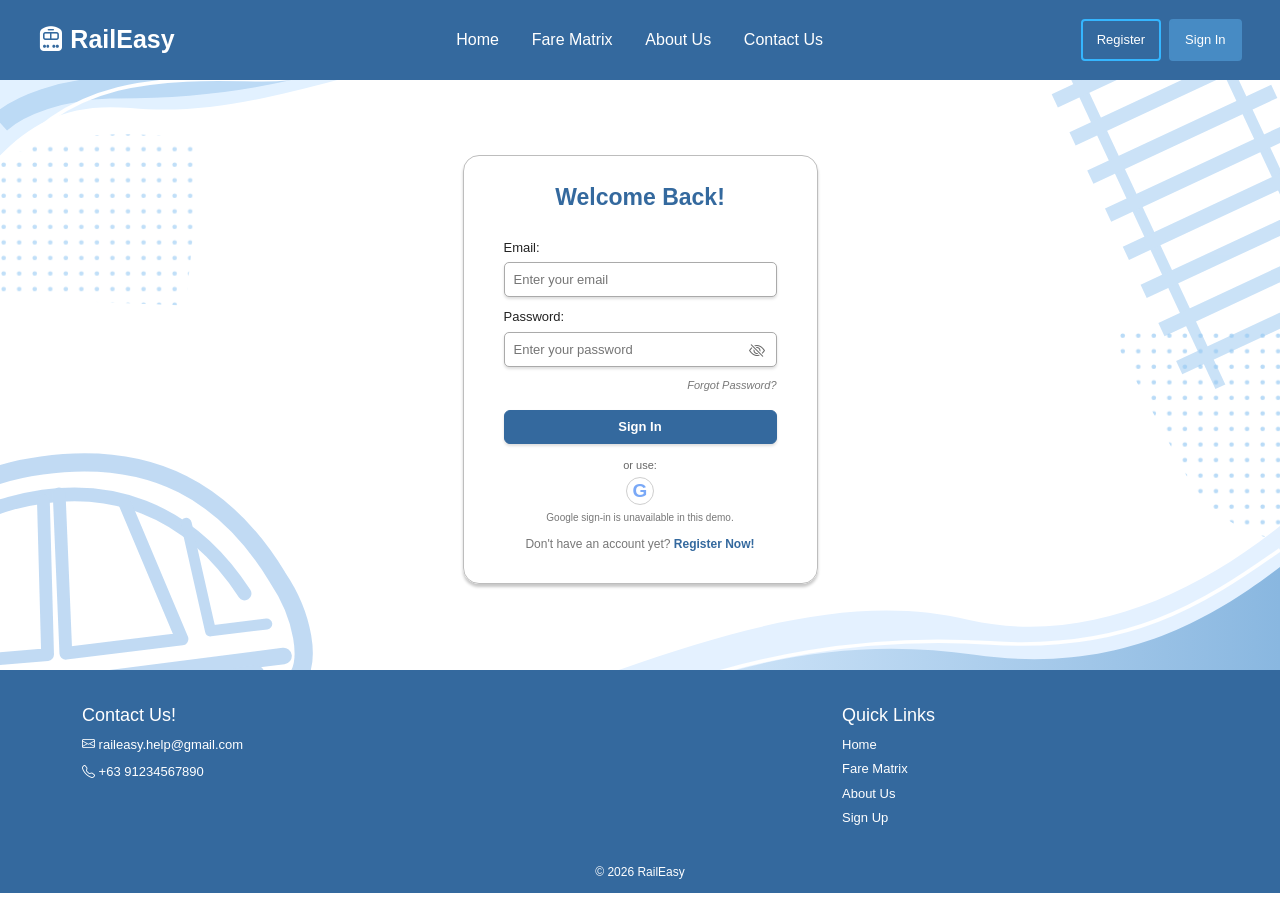
<file: main.html>
<!DOCTYPE html>
<html lang="en">

<head>
    <meta charset="UTF-8">

    <meta name="viewport"
          content="width=device-width, initial-scale=1.0">

    <title>Main Dashboard - RailEasy</title>

    <!-- BOOTSTRAP CSS -->
    <link
        href="https://cdn.jsdelivr.net/npm/bootstrap@5.3.3/dist/css/bootstrap.min.css"
        rel="stylesheet">

    <!-- BOOTSTRAP ICONS -->
    <link
        href="https://cdn.jsdelivr.net/npm/bootstrap-icons@1.11.3/font/bootstrap-icons.css"
        rel="stylesheet">

    <!-- CUSTOM CSS -->
    <link rel="stylesheet" href="style.css">
    <link rel="stylesheet" href="main.css">
    <link rel="stylesheet" href="nav.css">

</head>

<body class="main-page">

    <!-- =====================================
         SHARED NAVIGATION BAR
    ===================================== -->

    <header id="siteNavbar"></header>

    <main>

        <!-- =====================================
             MAIN DASHBOARD HERO
        ===================================== -->

        <section class="main-hero">

            <div class="container">

                <!-- WELCOME MESSAGE -->
                <div class="main-welcome">

                    <h1>Welcome Back!</h1>

                    <p>
                        Where would you like to go today?
                    </p>

                </div>

                <!-- DASHBOARD CARDS -->
                <div class="dashboard-grid">

                    <!-- =================================
                         BOOK A TICKET
                    ================================= -->

                    <a href="booking.html"
                       class="dashboard-card card-blue">

                        <i class="bi bi-ticket-perforated"></i>

                        <div>

                            <h2>Book a Ticket</h2>

                            <p>
                                Plan your journey and
                                reserve a seat.
                            </p>

                        </div>

                    </a>

                    <!-- =================================
                         MY RESERVATIONS
                    ================================= -->

                    <a href="reservations.html"
                       class="dashboard-card card-light">

                        <i class="bi bi-calendar-check"></i>

                        <div>

                            <h2>My Reservations</h2>

                            <p>
                                View and manage your bookings.
                            </p>

                        </div>

                    </a>

                    <!-- =================================
                         FARE MATRIX
                    ================================= -->

                    <a href="fare.html"
                       class="dashboard-card card-light">

                        <i class="bi bi-currency-exchange"></i>

                        <div>

                            <h2>Fare Matrix</h2>

                            <p>
                                Check fares and discounts.
                            </p>

                        </div>

                    </a>

                    <!-- =================================
                         CONTACT US - UPDATED
                    ================================= -->

                    <a href="contact.html"
                       class="dashboard-card card-blue">

                        <i class="bi bi-telephone-fill"></i>

                        <div>

                            <h2>Contact Us</h2>

                            <p>
                                Need help? Contact support.
                            </p>

                        </div>

                    </a>

                </div>

            </div>

        </section>

        <!-- =====================================
             STATION OPENING SCHEDULE
        ===================================== -->

        <section class="schedule-section">

            <h2 class="schedule-banner">
                STATION ENTRANCE OPENING SCHEDULE
            </h2>

            <div class="schedule-content">

                <div class="schedule-table-container">

                    <table class="opening-table">

                        <thead>

                            <tr class="direction-row">

                                <th colspan="2">
                                    SOUTHBOUND
                                </th>

                            </tr>

                            <tr class="column-header">

                                <th>STATION</th>

                                <th>ENTRANCE OPENING</th>

                            </tr>

                        </thead>

                        <tbody>

                            <tr>
                                <td>North Avenue</td>
                                <td>04:20 AM</td>
                            </tr>

                            <tr>
                                <td>Quezon Avenue</td>
                                <td>04:22 AM</td>
                            </tr>

                            <tr>
                                <td>GMA-KAMUNING</td>
                                <td>04:24 AM</td>
                            </tr>

                            <tr>
                                <td>ARANETA-CUBAO</td>
                                <td>04:28 AM</td>
                            </tr>

                            <tr>
                                <td>SANTOLAN</td>
                                <td>04:31 AM</td>
                            </tr>

                            <tr>
                                <td>ORTIGAS</td>
                                <td>04:34 AM</td>
                            </tr>

                            <tr>
                                <td>SHAW BOULEVARD</td>
                                <td>04:36 AM</td>
                            </tr>

                            <tr>
                                <td>BONI</td>
                                <td>04:38 AM</td>
                            </tr>

                            <tr>
                                <td>GUADALUPE</td>
                                <td>04:40 AM</td>
                            </tr>

                            <tr>
                                <td>BUENDIA</td>
                                <td>04:44 AM</td>
                            </tr>

                            <tr>
                                <td>AYALA</td>
                                <td>04:46 AM</td>
                            </tr>

                            <tr>
                                <td>MAGALLANES</td>
                                <td>04:48 AM</td>
                            </tr>

                            <tr>
                                <td>TAFT AVENUE</td>
                                <td>04:52 AM</td>
                            </tr>

                        </tbody>

                    </table>

                    <p class="schedule-note">
                        Sample station opening times for
                        the RailEasy school project.
                        Please check official railway
                        announcements for actual schedules.
                    </p>

                </div>

            </div>

        </section>

    </main>

    <!-- =====================================
         FOOTER
    ===================================== -->

    <footer id="contact">

        <div class="container">

            <div class="row">

                <!-- CONTACT INFORMATION -->
                <div class="col-md-8">

                    <h5>Contact Us!</h5>

                    <p>
                        <i class="bi bi-envelope"></i>
                        raileasy.help@gmail.com
                    </p>

                    <p>
                        <i class="bi bi-telephone"></i>
                        +63 91234567890
                    </p>

                </div>

                <!-- QUICK LINKS -->
                <div class="col-md-4">

                    <h5>Quick Links</h5>

                    <a href="main.html">
                        Home
                    </a>

                    <a href="fare.html">
                        Fare Matrix
                    </a>

                    <a href="booking.html">
                        Book a Ticket
                    </a>

                    <a href="reservations.html">
                        My Reservations
                    </a>

                    <a href="contact.html">
                        Contact Us
                    </a>

                    <a href="about.html">
                        About Us
                    </a>

                </div>

            </div>

            <!-- COPYRIGHT -->
            <div class="copyright">

                &copy;
                <span id="year"></span>
                RailEasy. All rights reserved.

            </div>

        </div>

    </footer>

    <!-- =====================================
         JAVASCRIPT
    ===================================== -->

    <!-- BOOTSTRAP -->
    <script src="https://cdn.jsdelivr.net/npm/bootstrap@5.3.3/dist/js/bootstrap.bundle.min.js"></script>

    <!-- SHARED NAVIGATION AND LOGIN CHECK -->
    <script src="nav.js"></script>

</body>
</html>
</file>
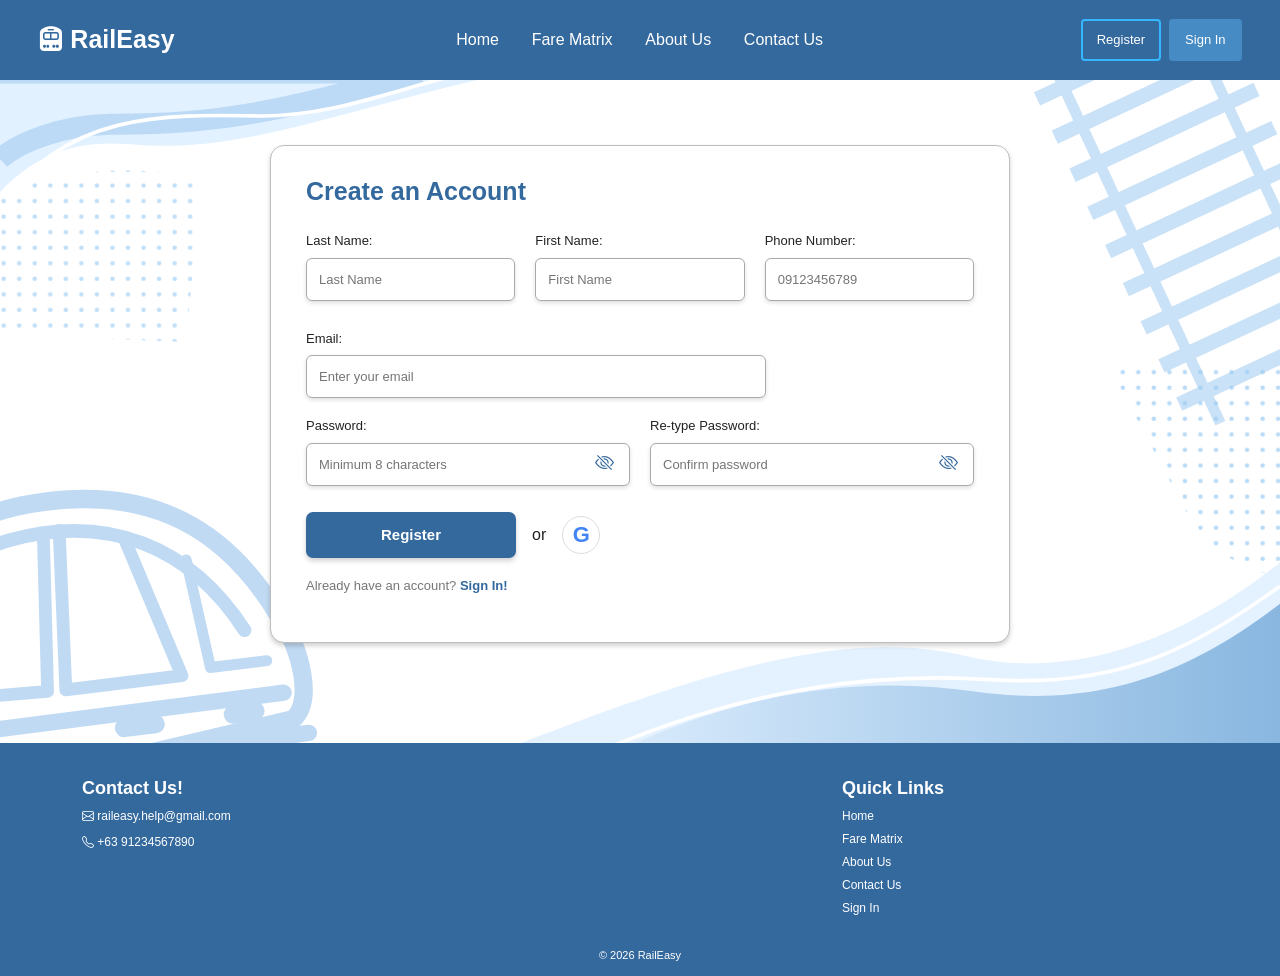
<file: register.html>
<!DOCTYPE html>
<html lang="en">
<head>
    <meta charset="UTF-8">

    <meta name="viewport"
          content="width=device-width, initial-scale=1.0">

    <title>Register - RailEasy</title>

    <!-- Bootstrap -->
    <link href="https://cdn.jsdelivr.net/npm/bootstrap@5.3.3/dist/css/bootstrap.min.css"
          rel="stylesheet">

    <!-- Bootstrap Icons -->
    <link href="https://cdn.jsdelivr.net/npm/bootstrap-icons@1.11.3/font/bootstrap-icons.css"
          rel="stylesheet">

    <!-- CSS -->
    <link rel="stylesheet" href="style.css">
    <link rel="stylesheet" href="register.css">
    <link rel="stylesheet" href="nav.css">
</head>

<body class="register-page">

    <!-- SHARED NAVIGATION -->
    <header id="siteNavbar"></header>

    <main class="register-main">

        <!-- SCREEN 1: CREATE ACCOUNT -->
        <section id="registerScreen"
                 class="register-screen">

            <div class="register-card">

                <h1>Create an Account</h1>

                <form id="registerForm">

                    <!-- PERSONAL INFORMATION -->
                    <div class="register-grid">

                        <div class="register-field">

                            <label for="lastName">
                                Last Name:
                            </label>

                            <input
                                type="text"
                                id="lastName"
                                autocomplete="family-name"
                                placeholder="Last Name"
                                required>
                        </div>

                        <div class="register-field">

                            <label for="firstName">
                                First Name:
                            </label>

                            <input
                                type="text"
                                id="firstName"
                                autocomplete="given-name"
                                placeholder="First Name"
                                required>
                        </div>

                        <div class="register-field">

                            <label for="phoneNumber">
                                Phone Number:
                            </label>

                            <input
                                type="tel"
                                id="phoneNumber"
                                autocomplete="tel"
                                placeholder="09123456789"
                                pattern="09[0-9]{9}"
                                maxlength="11"
                                required>
                        </div>

                    </div>

                    <!-- EMAIL -->
                    <div class="register-field email-field">

                        <label for="registerEmail">
                            Email:
                        </label>

                        <input
                            type="email"
                            id="registerEmail"
                            autocomplete="email"
                            placeholder="Enter your email"
                            required>
                    </div>

                    <!-- PASSWORD FIELDS -->
                    <div class="register-password-grid">

                        <!-- PASSWORD -->
                        <div class="register-field">

                            <label for="registerPassword">
                                Password:
                            </label>

                            <div class="password-wrapper">

                                <input
                                    type="password"
                                    id="registerPassword"
                                    placeholder="Minimum 8 characters"
                                    autocomplete="new-password"
                                    minlength="8"
                                    required>

                                <button
                                    type="button"
                                    class="password-toggle"
                                    data-target="registerPassword"
                                    aria-label="Show password"
                                    aria-pressed="false">

                                    <i class="bi bi-eye-slash"></i>

                                </button>

                            </div>

                        </div>

                        <!-- CONFIRM PASSWORD -->
                        <div class="register-field">

                            <label for="confirmPassword">
                                Re-type Password:
                            </label>

                            <div class="password-wrapper">

                                <input
                                    type="password"
                                    id="confirmPassword"
                                    placeholder="Confirm password"
                                    autocomplete="new-password"
                                    minlength="8"
                                    required>

                                <button
                                    type="button"
                                    class="password-toggle"
                                    data-target="confirmPassword"
                                    aria-label="Show password"
                                    aria-pressed="false">

                                    <i class="bi bi-eye-slash"></i>

                                </button>

                            </div>

                        </div>

                    </div>

                    <!-- ERROR MESSAGE -->
                    <p id="registerError"
                       class="register-error"
                       role="alert"
                       hidden></p>

                    <!-- REGISTER BUTTON -->
                    <div class="register-actions">

                        <button
                            type="submit"
                            id="registerBtn"
                            class="register-btn">

                            Register

                        </button>

                        <span>or</span>

                        <button
                            type="button"
                            id="googleRegisterBtn"
                            class="google-btn"
                            title="Google registration is unavailable in this demo">

                            G

                        </button>

                    </div>

                    <p id="googleMessage"
                       class="register-note"
                       hidden></p>

                    <!-- SIGN IN -->
                    <p class="register-signin">

                        Already have an account?

                        <a href="login.html">
                            Sign In!
                        </a>

                    </p>

                </form>

            </div>

        </section>

        <!-- SCREEN 2: EMAIL VERIFICATION -->
        <section id="verifyScreen"
                 class="register-screen"
                 hidden>

            <div class="register-card verify-card">

                <h1>Verifying your account!</h1>

                <p>
                    Thank you for registering with RailEasy!
                </p>

                <p>
                    Enter the 6-digit verification code
                    to complete your registration.
                </p>

                <p id="verificationEmail"
                   class="verification-email"></p>

                <!-- OTP INPUTS -->
                <div class="verification-inputs">

                    <input class="otp-input"
                           inputmode="numeric"
                           maxlength="1"
                           aria-label="Digit 1">

                    <input class="otp-input"
                           inputmode="numeric"
                           maxlength="1"
                           aria-label="Digit 2">

                    <input class="otp-input"
                           inputmode="numeric"
                           maxlength="1"
                           aria-label="Digit 3">

                    <input class="otp-input"
                           inputmode="numeric"
                           maxlength="1"
                           aria-label="Digit 4">

                    <input class="otp-input"
                           inputmode="numeric"
                           maxlength="1"
                           aria-label="Digit 5">

                    <input class="otp-input"
                           inputmode="numeric"
                           maxlength="1"
                           aria-label="Digit 6">

                </div>

                <!-- DEMO CODE -->
                <p class="demo-code">
                    Demo verification code:
                    <strong id="demoVerificationCode"></strong>
                </p>

                <p id="verificationError"
                   class="register-error"
                   role="alert"
                   hidden></p>

                <button
                    type="button"
                    id="verifyAccountBtn"
                    class="register-btn full-btn">

                    Verify Account

                </button>

                <p class="verify-help">
                    Didn't receive a code?
                </p>

                <button
                    type="button"
                    id="resendCodeBtn"
                    class="resend-btn">

                    Resend Code

                </button>

                <button
                    type="button"
                    id="backToRegisterBtn"
                    class="back-register-btn">

                    Back to Registration

                </button>

                <p class="register-note">
                    School project demo: no verification
                    email is sent.
                </p>

            </div>

        </section>

        <!-- SCREEN 3: ACCOUNT SUCCESS -->
        <section id="successScreen"
                 class="register-screen"
                 hidden>

            <div class="register-card success-card">

                <h1>
                    Account Successfully Created!
                </h1>

                <div class="success-icon">
                    <i class="bi bi-patch-check-fill"></i>
                </div>

                <h2>Welcome to RailEasy!</h2>

                <p>
                    Your account has been created
                    successfully.
                </p>

                <p>
                    You can now explore RailEasy
                    and make your demo reservations.
                </p>

                <a href="main.html"
                   class="register-btn get-started-btn">

                    Get Started

                </a>

            </div>

        </section>

    </main>

    <!-- FOOTER -->
    <footer id="contact">

        <div class="container">

            <div class="row">

                <div class="col-md-8">

                    <h5>Contact Us!</h5>

                    <p>
                        <i class="bi bi-envelope"></i>
                        raileasy.help@gmail.com
                    </p>

                    <p>
                        <i class="bi bi-telephone"></i>
                        +63 91234567890
                    </p>

                </div>

                <div class="col-md-4">

                    <h5>Quick Links</h5>

                    <a href="index.html">Home</a>
                    <a href="fare.html">Fare Matrix</a>
                    <a href="about.html">About Us</a>
                    <a href="contact.html">Contact Us</a>
                    <a href="login.html">Sign In</a>

                </div>

            </div>

            <div class="copyright">
                &copy; <span id="year"></span>
                RailEasy
            </div>

        </div>

    </footer>

    <!-- SCRIPTS -->
    <script src="https://cdn.jsdelivr.net/npm/bootstrap@5.3.3/dist/js/bootstrap.bundle.min.js"></script>

    <script src="register.js"></script>
    <script src="nav.js"></script>

</body>
</html>
</file>
<file: style.css>
/* GENERAL */
* {
    margin: 0;
    padding: 0;
    box-sizing: border-box;
}

body {
    font-family: Arial, sans-serif;
    background: #ffffff;
    color: #222;
}

/* NAVBAR */
.navbar {
    background: #34699e;
    padding: 12px 0;
}

.navbar-brand {
    font-size: 20px;
}

.navbar .nav-link {
    color: white;
    font-size: 14px;
    margin: 0 15px;
}

.navbar .nav-link:hover {
    color: #a9d9f0;
}

.nav-buttons {
    display: flex;
    gap: 8px;
}

.btn-register {
    background: transparent;
    border: 2px solid #25aeff;
    color: white;
    border-radius: 0;
    font-size: 13px;
}

.btn-login {
    background: #478bc4;
    color: white;
    border-radius: 0;
    font-size: 13px;
}

.btn-register:hover,
.btn-login:hover {
    background: #25527c;
    color: white;
}

/* HERO SECTION */
.hero {
    min-height: 400px;
    background: linear-gradient(
        rgba(0,0,0,0.15),
        rgba(0,0,0,0.35)
    ), url("images/train.jpg");

    background-size: cover;
    background-position: center;
    display: flex;
    align-items: center;
}

.hero-content {
    display: flex;
    justify-content: flex-end;
}

.hero-text {
    color: white;
    text-align: center;
    max-width: 450px;
}

.hero-text h1 {
    font-size: 32px;
    font-weight: bold;
}

.hero-text p {
    font-size: 16px;
}

.btn-start {
    background: #34699e;
    color: white;
    padding: 10px 24px;
    border-radius: 5px;
    font-size: 14px;
}

.btn-start:hover {
    background: #25527c;
    color: white;
}

/* FEATURES */
.features {
    padding: 45px 0 90px;
    background: white;
}

.feature-circle {
    width: 180px;
    height: 180px;
    border-radius: 50%;
    color: white;
    margin: 0 auto;
    display: flex;
    flex-direction: column;
    align-items: center;
    justify-content: center;
    box-shadow: 0 3px 4px #aaa;
}

.feature-circle i {
    font-size: 50px;
    margin-bottom: 10px;
}

.feature-circle p {
    font-size: 12px;
    line-height: 1.5;
}

.blue {
    background: #34699e;
}

.light-blue {
    background: #66a9c6;
}

.gray {
    background: #aaaaaa;
}

/* ABOUT DESCRIPTION */
.about-description {
    text-align: center;
    max-width: 900px;
    margin: 55px auto 0;
}

.about-description p {
    font-size: 16px;
    margin-bottom: 25px;
}

/* FOOTER */
footer {
    background: #34699e;
    color: white;
    padding: 35px 0 12px;
}

footer h5 {
    font-size: 18px;
}

footer p {
    font-size: 13px;
    margin: 8px 0;
}

footer a {
    display: block;
    color: white;
    font-size: 13px;
    text-decoration: none;
    margin: 5px 0;
}

footer a:hover {
    text-decoration: underline;
}

.copyright {
    text-align: center;
    margin-top: 30px;
    font-size: 12px;
}

/* MOBILE RESPONSIVE */
@media (max-width: 768px) {
    .hero {
        min-height: 320px;
    }

    .hero-content {
        justify-content: center;
    }

    .hero-text h1 {
        font-size: 26px;
    }

    .nav-buttons {
        margin-top: 15px;
    }

    .about-description {
        padding: 0 20px;
    }

    footer {
        text-align: center;
    }
}

/* =================================
   REGISTER AND LOGIN PAGE
================================= */

.auth-section {
    min-height: 90vh;
    background: #eef3f8;
    display: flex;
    align-items: center;
    padding: 60px 0;
}

/* FORM CONTAINER */
.auth-card {
    background: white;
    padding: 40px;
    border-radius: 12px;
    box-shadow: 0 5px 25px rgba(0,0,0,0.10);
}

/* FORM ICON */
.auth-icon {
    text-align: center;
    margin-bottom: 15px;
}

.auth-icon i {
    font-size: 60px;
    color: #34699e;
}

/* FORM TITLE */
.auth-card h2 {
    text-align: center;
    font-size: 26px;
    font-weight: bold;
    color: #34699e;
}

.auth-subtitle {
    text-align: center;
    color: #777;
    font-size: 14px;
    margin-bottom: 30px;
}

/* FORM INPUT */
.auth-card .form-label {
    font-weight: 500;
    font-size: 14px;
}

.auth-card .form-control {
    padding: 12px;
    border: 1px solid #ddd;
    border-radius: 6px;
    font-size: 14px;
}

.auth-card .form-control:focus {
    border-color: #34699e;
    box-shadow: 0 0 5px rgba(52,105,158,0.25);
}

/* REGISTER / LOGIN BUTTON */
.auth-submit {
    width: 100%;
    background: #34699e;
    color: white;
    padding: 12px;
    font-weight: bold;
    border-radius: 6px;
}

.auth-submit:hover {
    background: #25527c;
    color: white;
}

.auth-submit:disabled {
    opacity: 0.65;
}

/* BOTTOM LINKS */
.auth-bottom {
    text-align: center;
    margin-top: 25px;
    margin-bottom: 0;
    font-size: 14px;
}

.auth-bottom a {
    color: #34699e;
    font-weight: bold;
    text-decoration: none;
}

.auth-bottom a:hover {
    text-decoration: underline;
}

/* SUCCESS AND ERROR MESSAGES */
.auth-message {
    display: none;
    padding: 12px;
    margin-bottom: 20px;
    border-radius: 6px;
    font-size: 14px;
    text-align: center;
}

.auth-message.success {
    display: block;
    background: #d4edda;
    color: #155724;
}

.auth-message.error {
    display: block;
    background: #f8d7da;
    color: #721c24;
}

/* LOGGED-IN NAVBAR */
.logged-user {
    color: white;
    font-size: 14px;
    align-self: center;
}

/* MOBILE */
@media (max-width: 768px) {
    .auth-section {
        padding: 35px 15px;
    }

    .auth-card {
        padding: 25px;
    }

    .auth-card h2 {
        font-size: 23px;
    }
}
</file>
<file: about.css>
.about-page {
    margin: 0;
    padding: 0;
    font-family: Arial, sans-serif;
    color: #222;
    background: #ffffff;
}

/* =====================================
   ABOUT HERO
===================================== */

.about-hero {
    position: relative;

    min-height: 340px;
    padding: 115px 20px;

    display: flex;
    align-items: center;
    justify-content: center;

    text-align: center;

    background:
        linear-gradient(
            rgba(0, 0, 0, 0.45),
            rgba(0, 0, 0, 0.45)
        ),
        url("images/train.jpg")
        center / cover no-repeat,
        #34699e;
}

.about-hero h1 {
    color: white;
    font-size: 40px;
    font-weight: bold;
    margin-bottom: 12px;
}

.about-hero p {
    color: white;
    font-size: 17px;
    margin: 0;
}

/* =====================================
   INTRODUCTION
===================================== */

.about-intro {
    padding: 65px 20px;

    background:
        url("images/auth-bg.svg")
        center / cover no-repeat,
        #ffffff;

    text-align: center;
}

.about-intro .container {
    max-width: 850px;
}

.about-intro h2 {
    color: #34699e;
    font-size: 29px;
    font-weight: bold;
    margin-bottom: 25px;
}

.about-intro p {
    font-size: 16px;
    line-height: 1.8;
    margin-bottom: 18px;
}

/* =====================================
   MISSION AND VISION
===================================== */

.about-mission {
    padding: 55px 20px;
    background: #f0f6fb;
}

.about-two-columns {
    display: grid;
    grid-template-columns: 1fr 1fr;
    gap: 30px;

    max-width: 1000px;
    margin: auto;
}

.about-info-card {
    background: white;
    padding: 35px 30px;

    border: 1px solid #d5e3ed;
    border-radius: 14px;

    text-align: center;

    box-shadow: 0 4px 10px #0001;
}

.about-info-card h2 {
    color: #34699e;
    font-size: 24px;
    font-weight: bold;
    margin-bottom: 15px;
}

.about-info-card p {
    color: #555;
    font-size: 14px;
    line-height: 1.7;
    margin: 0;
}

.about-icon {
    display: flex;
    align-items: center;
    justify-content: center;

    width: 72px;
    height: 72px;

    margin: 0 auto 20px;

    border-radius: 50%;

    background: #34699e;
    color: white;

    font-size: 30px;
}

/* =====================================
   FEATURES
===================================== */

.about-features {
    padding: 65px 20px;
    background: white;
}

.about-features h2,
.about-process h2 {
    color: #34699e;
    text-align: center;

    font-size: 29px;
    font-weight: bold;

    margin-bottom: 10px;
}

.features-subtitle {
    text-align: center;
    color: #666;
    font-size: 15px;

    margin-bottom: 35px;
}

.about-feature-grid {
    display: grid;

    grid-template-columns:
        repeat(4, minmax(0, 1fr));

    gap: 20px;
}

.about-feature-card {
    padding: 28px 20px;

    background: #ffffff;

    border: 1px solid #dce4ec;
    border-radius: 12px;

    text-align: center;

    box-shadow: 0 3px 8px #0001;

    transition:
        transform 0.2s ease,
        box-shadow 0.2s ease;
}

.about-feature-card:hover {
    transform: translateY(-5px);
    box-shadow: 0 6px 15px #0002;
}

.feature-icon {
    color: #34699e;
    font-size: 43px;
    margin-bottom: 18px;
}

.about-feature-card h3 {
    color: #34699e;

    font-size: 17px;
    font-weight: bold;

    margin-bottom: 12px;
}

.about-feature-card p {
    color: #555;
    font-size: 13px;
    line-height: 1.6;
    margin: 0;
}

/* =====================================
   HOW RAILEASY WORKS
===================================== */

.about-process {
    padding: 65px 20px;
    background: #f2f7fb;
}

.about-steps {
    display: grid;

    grid-template-columns:
        repeat(4, minmax(0, 1fr));

    gap: 25px;
    margin-top: 40px;
}

.about-step {
    text-align: center;
}

.about-step span {
    display: flex;
    align-items: center;
    justify-content: center;

    width: 58px;
    height: 58px;

    background: #34699e;
    color: white;

    border-radius: 50%;

    font-size: 23px;
    font-weight: bold;

    margin: 0 auto 20px;
}

.about-step h3 {
    font-size: 17px;
    font-weight: bold;
    color: #34699e;
}

.about-step p {
    font-size: 13px;
    color: #555;
    line-height: 1.6;
}

/* =====================================
   GET STARTED SECTION
===================================== */

.about-cta {
    padding: 65px 20px;

    background:
        url("images/auth-bg.svg")
        center / cover no-repeat,
        #f0f6fb;

    text-align: center;
}

.about-cta h2 {
    color: #34699e;

    font-size: 28px;
    font-weight: bold;

    margin-bottom: 12px;
}

.about-cta p {
    color: #333;
    font-size: 16px;
    margin-bottom: 25px;
}

.about-cta-button {
    display: inline-flex;
    align-items: center;
    justify-content: center;
    gap: 12px;

    background: #34699e;
    color: white;

    padding: 13px 30px;
    border-radius: 7px;

    font-size: 14px;
    font-weight: 600;

    text-decoration: none;
    box-shadow: 0 3px 6px #0002;
}

.about-cta-button:hover {
    background: #245580;
    color: white;
}

/* =====================================
   FOOTER
===================================== */

.about-page footer {
    background: #34699e;
    color: white;

    padding: 35px 0 12px;
}

.about-page footer h5 {
    color: white;
    font-size: 18px;
    font-weight: bold;

    margin-bottom: 15px;
}

.about-page footer p {
    font-size: 12px;
    margin: 8px 0;
}

.about-page footer a {
    display: block;

    color: white;
    font-size: 12px;

    margin: 6px 0;
    text-decoration: none;
}

.about-page footer a:hover {
    text-decoration: underline;
}

.about-page .copyright {
    text-align: center;
    font-size: 11px;
    margin-top: 25px;
}

/* =====================================
   RESPONSIVE DESIGN
===================================== */

@media (max-width: 900px) {

    .about-feature-grid,
    .about-steps {
        grid-template-columns:
            repeat(2, minmax(0, 1fr));
    }
}

@media (max-width: 768px) {

    .about-hero {
        min-height: 270px;
        padding: 80px 15px;
    }

    .about-hero h1 {
        font-size: 31px;
    }

    .about-hero p {
        font-size: 14px;
    }

    .about-two-columns {
        grid-template-columns: 1fr;
    }

    .about-intro,
    .about-mission,
    .about-features,
    .about-process,
    .about-cta {
        padding: 45px 15px;
    }

    .about-page footer {
        text-align: center;
    }
}

@media (max-width: 480px) {

    .about-feature-grid,
    .about-steps {
        grid-template-columns: 1fr;
    }

    .about-intro h2,
    .about-features h2,
    .about-process h2,
    .about-cta h2 {
        font-size: 24px;
    }

    .about-info-card {
        padding: 25px 20px;
    }
}
</file>
<file: nav.css>
/* =====================================
   RAILEASY SHARED NAVBAR
===================================== */

#siteNavbar {
    width: 100%;
    position: relative;
    z-index: 1000;
}

#siteNavbar * {
    box-sizing: border-box;
}

/* NAVBAR */
#siteNavbar .rail-navbar {
    background: #34699e;
    color: white;
    min-height: 80px;
}

/* NAVBAR CONTAINER */
#siteNavbar .rail-inner {
    max-width: 1650px;
    width: 94%;
    min-height: 80px;

    margin: auto;

    display: flex;
    align-items: center;
    gap: 24px;
}

/* LOGO */
#siteNavbar .rail-brand {
    color: white;
    font-family: Arial, sans-serif;
    font-size: 25px;
    font-weight: bold;
    text-decoration: none;
    white-space: nowrap;
    flex-shrink: 0;
}

/* MAIN MENU */
#siteNavbar .rail-menu {
    flex: 1;
    display: flex;
    align-items: center;
    min-width: 0;
}

#siteNavbar .rail-links {
    flex: 1;
    display: flex;
    justify-content: center;
    align-items: center;
    gap: clamp(14px, 2.4vw, 40px);
}

/* NAVIGATION LINKS */
#siteNavbar .rail-link {
    color: white;
    font-family: Arial, sans-serif;
    font-size: 16px;
    text-decoration: none;
    white-space: nowrap;
    padding: 14px 1px;
}

#siteNavbar .rail-link:hover {
    color: #d6edff;
}

#siteNavbar .rail-link.active {
    font-weight: bold;
}

/* =====================================
   GUEST BUTTONS
===================================== */

#siteNavbar .rail-actions {
    display: flex;
    gap: 8px;
    flex-shrink: 0;
}

#siteNavbar .rail-register,
#siteNavbar .rail-login {
    color: white;
    text-decoration: none;
    font-size: 13px;
    padding: 9px 14px;
    border-radius: 4px;
    white-space: nowrap;
}

#siteNavbar .rail-register {
    border: 2px solid #35b6ff;
}

#siteNavbar .rail-login {
    background: #478bc4;
    border: 2px solid #478bc4;
}

#siteNavbar .rail-register:hover,
#siteNavbar .rail-login:hover {
    background: #21517e;
}

/* =====================================
   LOGGED-IN PROFILE
===================================== */

#siteNavbar .rail-profile {
    position: relative;
    flex-shrink: 0;
}

#siteNavbar .rail-profile-button {
    background: transparent;
    color: white;
    border: none;

    font-size: 29px;
    padding: 5px;
    line-height: 1;

    cursor: pointer;
}

#siteNavbar .rail-profile-button:hover {
    color: #cde7ff;
}

/* PROFILE DROPDOWN */
#siteNavbar .rail-profile-menu {
    position: absolute;
    right: 0;
    top: calc(100% + 8px);

    width: 210px;
    padding: 9px;

    background: white;
    color: #244c72;

    border: 1px solid #d6e1ea;
    border-radius: 9px;

    box-shadow: 0 5px 20px #0002;
}

#siteNavbar .rail-profile-menu[hidden] {
    display: none;
}

/* USER NAME */
#siteNavbar .rail-profile-name {
    font-size: 14px;
    font-weight: bold;

    padding: 10px;
    overflow-wrap: anywhere;

    border-bottom: 1px solid #edf0f4;
}

/* LOGOUT BUTTON */
#siteNavbar .rail-logout {
    display: block;
    width: 100%;

    padding: 10px;

    background: white;
    color: #244c72;

    border: none;
    border-radius: 5px;

    font-size: 14px;
    text-align: left;
    cursor: pointer;
}

#siteNavbar .rail-logout:hover {
    background: #ebf5ff;
}

/* MOBILE MENU BUTTON */
#siteNavbar .rail-menu-button {
    display: none;

    background: transparent;
    color: white;

    border: 1px solid #a4c8e6;
    border-radius: 6px;

    padding: 6px 10px;
    font-size: 20px;
    cursor: pointer;
}

/* =====================================
   RESPONSIVE DESIGN
===================================== */

@media (max-width: 1100px) {

    #siteNavbar .rail-navbar,
    #siteNavbar .rail-inner {
        min-height: 65px;
    }

    #siteNavbar .rail-inner {
        flex-wrap: wrap;
        justify-content: space-between;
        gap: 0;
    }

    #siteNavbar .rail-brand {
        font-size: 22px;
    }

    #siteNavbar .rail-menu-button {
        display: block;
    }

    #siteNavbar .rail-menu {
        display: none;
        flex: 0 0 100%;
        flex-direction: column;
        align-items: flex-start;

        padding: 14px 0 19px;
        gap: 12px;
    }

    #siteNavbar .rail-menu.open {
        display: flex;
    }

    #siteNavbar .rail-links {
        display: flex;
        flex-direction: column;
        align-items: flex-start;
        gap: 2px;
    }

    #siteNavbar .rail-link {
        font-size: 15px;
        padding: 8px 0;
    }

    #siteNavbar .rail-profile-menu {
        left: 0;
        right: auto;
    }
}
</file>
<file: contact.css>
.contact-page {
    margin: 0;
    background: #fff;
    color: #222;
    font-family: Arial, sans-serif;
}

/* =====================================
   CONTACT US HERO
===================================== */

.contact-hero {
    position: relative;
    isolation: isolate;

    min-height: 310px;
    padding: 110px 20px 90px;

    display: flex;
    align-items: center;
    justify-content: center;

    text-align: center;
    overflow: hidden;
}

/* TRAIN BACKGROUND */
.contact-hero::before {
    content: "";
    position: absolute;
    inset: 0;
    z-index: -2;

    background: url("images/train.jpg")
        center 50% / cover no-repeat;
}

/* DARK OVERLAY */
.contact-hero::after {
    content: "";
    position: absolute;
    inset: 0;
    z-index: -1;

    background: rgba(0, 0, 0, 0.36);
}

.contact-hero h1 {
    color: white;
    font-size: 36px;
    font-weight: 700;
    margin-bottom: 8px;
}

.contact-hero p {
    color: white;
    font-size: 17px;
    margin: 0;
}

/* =====================================
   MAIN CONTACT CONTENT
===================================== */

.contact-content {
    min-height: 540px;
    padding: 48px 20px 60px;

    background: url("images/auth-bg.svg")
        center center / cover no-repeat;
}

/* TWO COLUMN LAYOUT */
.contact-grid {
    display: grid;
    grid-template-columns:
        minmax(0, 1fr)
        minmax(0, 1fr);

    gap: 30px;

    max-width: 900px;
    margin: 0 auto;

    align-items: start;
}

/* =====================================
   FORM CARD
===================================== */

.contact-form-card {
    background: white;
    border: 1px solid #c5c5c5;
    border-radius: 13px;
    overflow: hidden;
    box-shadow: 0 2px 5px #0002;
}

.contact-form-card h2 {
    color: #34699e;
    font-size: 22px;
    font-weight: bold;

    text-align: center;
    padding: 15px 12px;
    margin: 0;

    border-bottom: 1px solid #ddd;
}

#feedbackForm {
    padding: 22px 25px 25px;
}

/* FORM FIELD */
.contact-field {
    margin-bottom: 17px;
}

.contact-field label {
    display: block;
    margin-bottom: 6px;

    color: #222;
    font-size: 12px;
    font-weight: 700;
}

/* REQUIRED ASTERISK */
.contact-field label span {
    color: #d43b3b;
}

/* TEXT INPUTS */
.contact-field input,
.contact-field textarea {
    display: block;
    width: 100%;

    padding: 10px 11px;

    background: white;
    color: #333;

    border: 1px solid #aaa;
    border-radius: 5px;

    font-size: 13px;
    box-shadow: 0 2px 4px #0002;
}

.contact-field input {
    height: 39px;
}

/* MESSAGE BOX */
.contact-field textarea {
    min-height: 105px;
    resize: vertical;
    line-height: 1.5;
}

/* INPUT FOCUS */
.contact-field input:focus,
.contact-field textarea:focus {
    outline: 2px solid #a3d0f5;
    border-color: #34699e;
}

/* ERROR MESSAGE */
.feedback-error {
    padding: 10px;
    margin: 10px 0;

    background: #fff0f0;
    color: #ad2727;

    border-radius: 5px;
    font-size: 12px;
}

.feedback-error[hidden] {
    display: none;
}

/* SUBMIT BUTTON */
.submit-feedback-btn {
    display: block;
    width: 160px;
    max-width: 100%;

    margin: 16px 0 0;
    padding: 11px 14px;

    background: #65a5c3;
    color: white;

    border: 1px solid #357da3;
    border-radius: 6px;

    font-size: 13px;
    font-weight: 600;
    cursor: pointer;

    box-shadow: 0 2px 4px #0002;
}

.submit-feedback-btn:hover {
    background: #488dad;
}

/* =====================================
   RIGHT SIDE CONTENT
===================================== */

.contact-info-column {
    display: flex;
    flex-direction: column;
    gap: 22px;
}

/* WHITE INFORMATION CARDS */
.contact-info-card {
    background: white;

    border: 1px solid #c5c5c5;
    border-radius: 13px;

    padding: 19px 21px;
    box-shadow: 0 2px 5px #0001;
}

.contact-info-card h2 {
    color: #34699e;
    font-size: 20px;
    font-weight: bold;
    margin-bottom: 15px;
}

/* ANNOUNCEMENTS */
.announcement-disclaimer {
    font-size: 10px;
    color: #777;
    margin-top: -8px;
    margin-bottom: 16px;
}

.announcement {
    display: flex;
    align-items: flex-start;
    gap: 12px;
}

.announcement > i {
    color: #34699e;
    font-size: 25px;
    margin-top: 4px;
}

.announcement > div {
    flex: 1;
    min-width: 0;
}

.announcement h3 {
    color: #222;
    font-size: 15px;
    font-weight: 700;
    margin: 0 0 4px;
}

.announcement p {
    color: #6c6c6c;
    font-size: 12px;
    line-height: 1.4;
    margin: 0 0 5px;
}

/* LEARN MORE BUTTON */
.announcement-link {
    display: inline-block;
    padding: 0;

    background: transparent;
    border: 0;

    color: #34699e;
    font-size: 12px;
    font-weight: 600;

    cursor: pointer;
}

.announcement-link:hover {
    text-decoration: underline;
}

.announcement .announcement-details {
    margin-top: 10px;
    padding: 10px;

    background: #eaf3fa;
    color: #36516c;

    border-radius: 6px;
    font-size: 11px;
}

.announcement-details[hidden] {
    display: none;
}

/* DIVIDER */
.contact-info-card hr {
    border: 0;
    border-top: 1px solid #ccc;
    opacity: 1;
    margin: 16px 0;
}

/* =====================================
   WE'RE HERE TO HELP CARD
===================================== */

.help-card h2 {
    margin-bottom: 8px;
}

.help-card > p {
    color: #777;
    font-size: 13px;
    line-height: 1.5;
}

.help-email {
    display: flex;
    align-items: center;
    gap: 10px;

    margin-top: 15px;

    color: #555;
    font-size: 12px;
}

.help-email i {
    color: #34699e;
    font-size: 22px;
}

/* =====================================
   PROJECT PRIVACY GRAPHICS
===================================== */

.contact-privacy {
    display: flex;
    justify-content: space-around;
    align-items: center;
    gap: 20px;

    padding: 5px 10px;
}

.privacy-seal,
.railway-seal {
    display: flex;
    flex-direction: column;
    align-items: center;
    justify-content: center;
    gap: 3px;

    text-align: center;
    font-size: 10px;
}

/* DEMO PRIVACY BADGE */
.privacy-seal {
    width: 95px;
    min-height: 105px;

    border: 3px solid #34699e;
    border-radius: 50%;

    background: #fff;
    color: #34699e;
}

.privacy-seal i {
    font-size: 29px;
}

.privacy-seal strong {
    font-size: 12px;
}

.privacy-seal span {
    font-size: 9px;
}

/* RAILWAY LOGO */
.railway-seal {
    width: 110px;
    min-height: 100px;
    color: #34699e;
}

.railway-seal i {
    font-size: 45px;
}

.railway-seal strong {
    font-size: 15px;
}

.railway-seal span {
    font-size: 9px;
}

/* =====================================
   FEEDBACK SUCCESS POPUP
===================================== */

.feedback-modal {
    position: fixed;
    inset: 0;
    z-index: 4000;

    display: flex;
    justify-content: center;
    align-items: center;

    padding: 20px;

    background: rgba(0, 0, 0, 0.28);
    backdrop-filter: blur(3px);
}

/* HIDE MODAL */
.feedback-modal[hidden] {
    display: none !important;
}

/* MODAL BOX */
.feedback-modal-box {
    position: relative;

    width: min(100%, 490px);

    padding: 32px 35px 28px;

    background: #f4f1eb;
    border: 1px solid #999;
    border-radius: 13px;

    text-align: center;
    box-shadow: 0 5px 12px #0003;
}

/* CLOSE X BUTTON */
.feedback-close {
    position: absolute;
    top: 12px;
    right: 13px;

    background: transparent;
    border: 0;

    color: #555;
    font-size: 17px;
    cursor: pointer;
}

.feedback-close:hover {
    color: #111;
}

/* GREEN CHECK */
.feedback-success-icon {
    color: #5be44b;
    font-size: 50px;
    line-height: 1;
    margin-bottom: 15px;
}

/* MODAL TITLE */
.feedback-modal-box h2 {
    color: #111;
    font-size: 23px;
    font-weight: 750;
    margin-bottom: 8px;
}

/* MODAL DESCRIPTION */
.feedback-modal-box p {
    color: #333;
    font-size: 15px;
    line-height: 1.5;
    margin-bottom: 12px;
}

.feedback-modal-box .feedback-demo-note {
    color: #777;
    font-size: 11px;
}

/* BACK TO HOME BUTTON */
.feedback-home-btn {
    display: inline-block;

    margin-top: 8px;
    padding: 11px 27px;

    background: #34699e;
    color: white;

    border-radius: 6px;
    text-decoration: none;

    font-size: 13px;
    font-weight: 600;

    box-shadow: 0 2px 4px #0003;
}

.feedback-home-btn:hover {
    background: #245580;
    color: white;
}

/* =====================================
   FOOTER
===================================== */

.contact-page footer {
    background: #34699e;
    color: white;

    padding: 32px 0 12px;
}

.contact-page footer h5 {
    font-size: 18px;
    font-weight: 700;
}

.contact-page footer p {
    font-size: 12px;
    margin: 8px 0;
}

.contact-page footer a {
    display: block;
    color: white;

    font-size: 12px;
    text-decoration: none;

    margin: 5px 0;
}

.contact-page footer a:hover {
    text-decoration: underline;
}

.contact-page .copyright {
    text-align: center;
    font-size: 11px;
    margin-top: 27px;
}

/* =====================================
   RESPONSIVE DESIGN
===================================== */

@media (max-width: 768px) {

    .contact-hero {
        min-height: 250px;
        padding: 75px 15px;
    }

    .contact-hero h1 {
        font-size: 29px;
    }

    .contact-hero p {
        font-size: 14px;
    }

    .contact-content {
        padding: 35px 15px 50px;
    }

    .contact-grid {
        grid-template-columns: 1fr;
        max-width: 480px;
        gap: 22px;
    }

    .contact-form-card h2 {
        font-size: 20px;
    }

    .contact-info-card h2 {
        font-size: 19px;
    }

    .feedback-modal-box {
        padding: 30px 20px 25px;
    }
}

@media (max-width: 480px) {

    .contact-hero {
        min-height: 220px;
    }

    #feedbackForm {
        padding: 19px;
    }

    .contact-page footer {
        text-align: center;
    }

    .feedback-modal-box h2 {
        font-size: 20px;
    }

    .feedback-modal-box p {
        font-size: 13px;
    }
}
</file>
<file: fare.css>
/* =====================================
   RAILEASY FARE MATRIX DESIGN
===================================== */

/* GENERAL */
.fare-page {
    margin: 0;
    padding: 0;
    background: #ffffff;
    color: #222;
    font-family: Arial, sans-serif;
}

/* =====================================
   NAVIGATION BAR
===================================== */

.fare-page .navbar {
    background: #34699e;
    padding: 12px 0;
}

.fare-page .navbar-brand {
    color: white;
    font-size: 20px;
    font-weight: bold;
}

.fare-page .nav-link {
    color: white;
    font-size: 14px;
    margin: 0 15px;
}

.fare-page .nav-link:hover,
.fare-page .nav-link.active {
    color: #d0e9ff;
}

.fare-account-icon {
    color: white;
    font-size: 22px;
    text-decoration: none;
}

.fare-account-icon:hover {
    color: #bde0ff;
}

/* =====================================
   FARE MATRIX HERO
===================================== */

.fare-hero {
    position: relative;
    padding: 35px 0 90px;
    text-align: center;
    overflow: hidden;

    background:
        linear-gradient(
            rgba(255,255,255,0.38),
            rgba(255,255,255,0.38)
        ),
        url("images/auth-bg.svg");

    background-position: center top;
    background-size: cover;
    background-repeat: no-repeat;
}

.fare-hero .container {
    position: relative;
    z-index: 1;
}

.fare-hero h1 {
    color: #34699e;
    font-size: 30px;
    font-weight: bold;
    margin-bottom: 6px;
}

.fare-subtitle {
    font-size: 15px;
    color: #333;
    margin-bottom: 20px;
}

/* =====================================
   FARE CALCULATOR
===================================== */

.fare-calculator {
    display: grid;
    grid-template-columns: minmax(0, 1fr) 290px;
    align-items: start;
    gap: 25px;

    width: 100%;
    max-width: 1050px;
    margin: 25px auto 0;
    padding: 30px;

    background: #34699e;
    color: white;
    border-radius: 15px;
    box-shadow: 0 3px 8px rgba(0,0,0,0.12);
}

/* STATION FIELDS */
.fare-fields {
    display: grid;
    grid-template-columns: repeat(2, minmax(0, 1fr));
    gap: 20px;
}

.station-field {
    position: relative;
    text-align: left;
}

.station-field label {
    display: block;
    color: white;
    font-size: 12px;
    font-weight: 500;
    margin-bottom: 8px;
}

/* FROM / TO DROPDOWNS */
.station-field select {
    display: block;
    width: 100%;
    height: 39px;

    padding: 8px 12px;
    background: white;
    color: #555;

    border: 1px solid #dedede;
    border-radius: 5px;

    font-family: Arial, sans-serif;
    font-size: 12px;
    cursor: pointer;
}

.station-field select:focus {
    outline: 2px solid #94caff;
    outline-offset: 1px;
    border-color: #34699e;
}

.station-field select option {
    background: white;
    color: #333;
    font-size: 12px;
}

/* =====================================
   FARE RESULTS
===================================== */

.fare-result {
    display: grid;
    grid-template-columns: repeat(2, 1fr);

    min-height: 150px;
    background: white;
    border-radius: 10px;
    overflow: hidden;
    color: #34699e;
}

/* REGULAR / DISCOUNTED PRICE */
.fare-price {
    text-align: center;
    padding: 15px 8px 10px;
    border-right: 1px solid #ddd;
}

.fare-price:nth-child(2) {
    border-right: none;
}

.fare-price h3 {
    color: #34699e;
    font-size: 13px;
    font-weight: bold;
    margin-bottom: 15px;
}

.fare-price span {
    display: block;
    color: #34699e;
    font-size: 29px;
    font-weight: bold;
}

.fare-price small {
    display: block;
    color: #777;
    font-size: 10px;
    margin-top: 7px;
}

/* SENIOR / PWD RESULT */
.fare-extra {
    grid-column: 1 / -1;
    text-align: center;
    background: #ecf4fb;
    color: #34699e;
    font-size: 12px;
    padding: 9px;
    margin: 0;
}

/* JOURNEY DETAILS */
.journey-details {
    grid-column: 1 / -1;
    color: #f1f7ff;
    text-align: center;
    font-size: 12px;
    margin: 4px 0 0;
}

.fare-disclaimer {
    font-size: 11px;
    color: #697e91;
    margin-top: 13px;
}

/* =====================================
   TICKET TYPES SECTION
===================================== */

.ticket-section {
    position: relative;
    z-index: 1;
    padding: 0 0 45px;
    margin-top: -40px;
}

/* TICKET TYPES TITLE */
.section-heading {
    max-width: 590px;
    margin: 0 auto 27px;
    padding: 11px 18px;

    background: #34699e;
    color: white;
    border-radius: 10px;

    font-size: 23px;
    font-weight: bold;
    text-align: center;
}

/* TICKET TITLE */
.ticket-title {
    color: #222;
    font-size: 16px;
    font-weight: bold;
    text-align: center;
    margin-bottom: 22px;
}

/* TICKET CONTAINER */
.sample-ticket {
    max-width: 430px;
    width: 100%;
    margin: 0 auto;

    background: white;
    border: 1px solid #d2dce5;
    border-radius: 14px;
    overflow: hidden;

    box-shadow: 0 3px 6px rgba(0,0,0,0.12);
}

/* =====================================
   BLUE PART OF TICKET
===================================== */

.ticket-top {
    position: relative;
    background: #34699e;
    color: white;
    padding: 18px 20px 22px;
}

/* TICKET SIDE CUTOUTS */
.ticket-top::before,
.ticket-top::after {
    content: "";
    position: absolute;
    bottom: 35px;

    height: 17px;
    width: 17px;
    background: white;
    border-radius: 50%;
}

.ticket-top::before {
    left: -9px;
}

.ticket-top::after {
    right: -9px;
}

/* TICKET HEADER */
.ticket-topline {
    display: flex;
    justify-content: space-between;
    gap: 10px;

    font-size: 10px;
    font-weight: bold;
    letter-spacing: 1px;
}

/* TICKET TYPE */
.ticket-type {
    display: flex;
    justify-content: space-between;
    align-items: center;

    margin: 13px 0;
    font-size: 12px;
}

.ticket-type i {
    font-size: 25px;
}

/* TICKET ROUTE */
.ticket-route {
    display: flex;
    justify-content: space-between;
    align-items: center;
    gap: 10px;
}

.ticket-route > div {
    display: flex;
    flex-direction: column;
    align-items: flex-start;
}

.ticket-route > div:last-child {
    align-items: flex-end;
}

.ticket-route small {
    font-size: 10px;
    color: #dcecff;
}

.ticket-route strong {
    font-size: 28px;
    font-weight: bold;
}

.ticket-route span {
    font-size: 11px;
}

.ticket-route > i {
    font-size: 25px;
}

/* =====================================
   WHITE PART OF TICKET
===================================== */

.ticket-bottom {
    display: grid;
    grid-template-columns: 1fr 75px 75px;
    align-items: center;
    gap: 12px;

    padding: 15px;
    min-height: 105px;
}

/* TICKET INFORMATION */
.ticket-info {
    display: flex;
    flex-direction: column;
    gap: 4px;
}

.ticket-info small {
    font-size: 10px;
    color: #34699e;
}

.ticket-info strong {
    font-size: 12px;
    color: #222;
}

/* DECORATIVE DEMO QR */
.ticket-qr {
    position: relative;
    width: 65px;
    height: 65px;

    background: white;
    background-image:
        repeating-conic-gradient(
            #25476b 0% 25%,
            white 0% 50%
        );

    background-size: 10px 10px;
    border: 4px solid white;
    box-shadow: 0 0 0 1px #bbb;
}

.ticket-qr span {
    position: absolute;
    top: 50%;
    left: 50%;
    transform: translate(-50%, -50%);

    padding: 4px;
    background: white;
    color: #34699e;
    font-size: 10px;
    font-weight: bold;
}

/* TICKET PRICE */
.ticket-cost {
    text-align: right;
    color: #34699e;
}

.ticket-cost small {
    display: block;
    font-size: 10px;
}

.ticket-cost strong {
    display: block;
    font-size: 25px;
    font-weight: bold;
}

/* TICKET DESCRIPTION */
.ticket-caption {
    text-align: center;
    font-size: 14px;
    margin-top: 18px;
}

/* =====================================
   COMPLETE FARE MATRIX
===================================== */

.matrix-section {
    padding: 30px 0 55px;
    background: white;
}

.matrix-title {
    color: #34699e;
    font-size: 22px;
    font-weight: bold;
    margin-bottom: 25px;
}

/* SCROLLABLE TABLE */
.matrix-wrapper {
    width: 100%;
    overflow-x: auto;

    border: 1px solid #ccd7e3;
    border-radius: 5px;

    box-shadow: 0 3px 6px rgba(0,0,0,0.10);
}

/* FARE TABLE */
.fare-table {
    width: 100%;
    border-collapse: collapse;
    background: white;
    font-size: 11px;
    white-space: nowrap;
}

.fare-table caption {
    caption-side: top;
    background: #e8f1fa;
    color: #333;
    font-size: 12px;
    padding: 9px;
    text-align: center;
}

/* TABLE CELLS */
.fare-table th,
.fare-table td {
    border: 1px solid #d6dce5;
    text-align: center;
    padding: 7px 5px;
}

/* COLUMN HEADERS */
.fare-table thead th {
    background: #34699e;
    color: white;
    font-weight: bold;
    min-width: 65px;
}

/* ROW HEADERS */
.fare-table tbody th {
    position: sticky;
    left: 0;
    z-index: 1;

    background: #34699e;
    color: white;
    font-weight: normal;

    min-width: 135px;
    text-align: left;
}

/* ALTERNATING ROW COLORS */
.fare-table tbody tr:nth-child(even) td {
    background: #f4f8fc;
}

/* SAME STATION */
.fare-table td.same-station {
    background: #aaa !important;
    color: white;
    font-weight: bold;
}

/* FARE BUTTONS */
.matrix-fare {
    display: block;
    width: 100%;
    padding: 5px 3px;

    background: transparent;
    border: none;
    border-radius: 4px;

    color: #333;
    font-size: 11px;
    cursor: pointer;
}

.matrix-fare:hover,
.matrix-fare:focus-visible {
    background: #d9ecff;
    color: #245786;
}

.matrix-fare.selected {
    background: #34699e;
    color: white;
}

/* TABLE INSTRUCTIONS */
.matrix-help {
    font-size: 11px;
    color: #777;
    margin: 10px 0 0;
}

/* =====================================
   DISCOUNT INFORMATION
===================================== */

.discount-box {
    background: #e4e4e4;
    padding: 25px 15px;
    border-radius: 15px;
    text-align: center;
}

.discount-box h3 {
    font-size: 17px;
    font-weight: bold;
    margin-bottom: 20px;
}

.discount-box p {
    font-size: 13px;
    margin-bottom: 17px;
}

.discount-box i {
    color: #34699e;
    margin-right: 5px;
}

.discount-box small {
    display: block;
    color: #666;
    font-size: 11px;
    line-height: 1.5;
}

/* =====================================
   UPDATED FARE MATRIX BOTTOM SECTION
===================================== */

/* BACKGROUND */
.fare-cta {
    min-height: 230px;
    padding: 55px 20px;
    text-align: center;

    background:
        url("images/auth-bg.svg")
        center center / cover no-repeat;
}

/* HEADING */
.fare-cta h2 {
    color: #34699e;
    font-size: 24px;
    font-weight: bold;
    margin-bottom: 5px;
}

/* DESCRIPTION */
.fare-cta p {
    color: #222;
    font-size: 16px;
    margin-bottom: 25px;
    line-height: 1.5;
}

/* RESERVE / REGISTER BUTTON */
.fare-register-btn {
    display: inline-block;
    background: #34699e;
    color: white;

    padding: 12px 30px;
    border: none;
    border-radius: 7px;

    font-size: 14px;
    font-weight: 600;

    box-shadow: 0 3px 5px rgba(0,0,0,0.2);
    text-decoration: none;

    transition:
        background 0.2s ease,
        transform 0.2s ease;
}

/* BUTTON HOVER */
.fare-register-btn:hover {
    background: #255580;
    color: white;
    transform: translateY(-2px);
}

/* =====================================
   MOBILE RESPONSIVE
===================================== */

@media (max-width: 768px) {

    /* HERO */
    .fare-hero {
        padding: 35px 0 85px;
    }

    .fare-hero h1 {
        font-size: 26px;
    }

    /* CALCULATOR */
    .fare-calculator {
        grid-template-columns: 1fr;
        gap: 20px;
        padding: 22px;
    }

    .fare-fields {
        grid-template-columns: 1fr;
        gap: 15px;
    }

    .fare-result {
        min-height: 130px;
    }

    /* TICKET SECTION */
    .ticket-section {
        margin-top: -30px;
    }

    .section-heading {
        font-size: 20px;
    }

    .ticket-title {
        font-size: 15px;
    }

    .ticket-bottom {
        grid-template-columns: 1fr 65px 70px;
        gap: 8px;
    }

    .ticket-cost strong {
        font-size: 22px;
    }

    /* FARE TABLE */
    .matrix-title {
        font-size: 20px;
        text-align: center;
    }

    /* DISCOUNT BOX */
    .discount-box {
        max-width: 400px;
        margin: 0 auto;
    }

    /* UPDATED BOTTOM SECTION */
    .fare-cta {
        min-height: 200px;
        padding: 45px 15px;
    }

    .fare-cta h2 {
        font-size: 20px;
    }

    .fare-cta p {
        font-size: 14px;
    }

    .fare-register-btn {
        font-size: 13px;
        padding: 11px 25px;
    }
}
</file>
<file: auth.css>
.auth-page {
    margin: 0;
    min-height: 100vh;
}

/* NAVIGATION */
.auth-page .navbar {
    background: #34699e;
    position: relative;
    z-index: 2;
}

.auth-page .account-icon {
    color: white;
    font-size: 21px;
    text-decoration: none;
}

.auth-page .account-icon:hover {
    color: #d9eaff;
}

/* RAILWAY BACKGROUND */
.auth-scene {
    min-height: 590px;
    display: flex;
    justify-content: center;
    align-items: flex-start;
    padding: 75px 16px 55px;

    background: #fff url('images/auth-bg.svg')
        center center / cover no-repeat;
}

/* LOGIN CONTAINER */
.auth-card {
    width: min(100%, 355px);
    background: rgba(255, 255, 255, 0.97);
    border: 1px solid #bdbdbd;
    border-radius: 16px;
    box-shadow: 0 3px 3px rgba(0,0,0,0.22);
    padding: 28px 40px 30px;
    text-align: center;
}

/* HIDE INACTIVE SCREENS */
.auth-panel[hidden] {
    display: none !important;
}

/* HEADINGS */
.auth-panel h1 {
    color: #34699e;
    font-size: 23px;
    font-weight: 700;
    margin-bottom: 26px;
}

/* INPUT LABELS */
.auth-panel label {
    display: block;
    text-align: left;
    font-size: 13px;
    margin: 10px 0 5px;
}

/* INPUT FIELDS */
.auth-panel input {
    display: block;
    width: 100%;
    height: 35px;
    border: 1px solid #aaa;
    border-radius: 5px;
    box-shadow: 0 2px 3px #0002;
    padding: 6px 9px;
    font-size: 13px;
}

.auth-panel input:focus {
    outline: 2px solid #80b5e8;
    outline-offset: 1px;
}

/* PASSWORD VISIBILITY */
.password-wrap {
    position: relative;
}

.password-wrap input {
    padding-right: 36px;
}

.show-password {
    border: 0;
    background: transparent;
    color: #666;
    position: absolute;
    right: 8px;
    top: 4px;
    padding: 4px;
    cursor: pointer;
}

/* FORGOT PASSWORD LINK */
.link-end {
    text-align: right;
    margin: 5px 0 14px;
}

.text-link {
    border: 0;
    background: none;
    padding: 0;
    color: #777;
    font-size: 11px;
    font-style: italic;
    cursor: pointer;
}

.text-link:hover {
    color: #34699e;
    text-decoration: underline;
}

/* BUTTONS */
.auth-btn {
    display: block;
    width: 100%;
    border-radius: 6px;
    padding: 8px 12px;
    margin-top: 9px;
    font-size: 13px;
    font-weight: 600;
    text-decoration: none;
    cursor: pointer;
    text-align: center;
    line-height: 1.3;
}

/* PRIMARY BLUE BUTTON */
.auth-btn.primary {
    background: #34699e;
    color: white;
    border: 1px solid #34699e;
    box-shadow: 0 2px 3px #0002;
}

.auth-btn.primary:hover {
    background: #24537f;
}

/* SECONDARY WHITE BUTTON */
.auth-btn.outline {
    background: white;
    color: #34699e;
    border: 1px solid #a9a9a9;
    box-shadow: 0 2px 3px #0002;
}

.auth-btn.outline:hover {
    background: #eef6ff;
}

/* GOOGLE ICON */
.or-label {
    font-size: 11px;
    color: #666;
    margin: 13px 0 3px;
}

.google-demo {
    border: 1px solid #bbb;
    background: white;
    border-radius: 50%;
    font-size: 19px;
    font-weight: 800;
    width: 28px;
    height: 28px;
    line-height: 1;
    color: #4285f4;
    opacity: 0.7;
}

.helper-text {
    font-size: 10px;
    color: #777;
    margin: 5px 0;
}

/* REGISTER LINK */
.bottom-note {
    color: #777;
    font-size: 12px;
    margin: 10px 0 0;
}

.bottom-note a {
    color: #34699e;
    text-decoration: none;
    font-weight: 600;
}

.bottom-note a:hover {
    text-decoration: underline;
}

/* DESCRIPTION */
.small-copy {
    color: #333;
    font-size: 12px;
    line-height: 1.6;
    margin: 12px 0 18px;
}

.demo-note {
    font-size: 12px;
    line-height: 1.5;
    color: #42586b;
    background: #e8f3ff;
    border-radius: 7px;
    padding: 11px;
    margin-bottom: 16px;
}

/* SUCCESS AND ERROR ICONS */
.status-icon {
    display: block;
    font-size: 43px;
    line-height: 1;
    margin: 7px auto 18px;
}

.error-icon {
    color: #ef3d42;
}

.success-icon {
    color: #53d94d;
}

.auth-panel:has(.status-icon) h1 {
    margin-bottom: 8px;
}

/* NOTIFICATIONS */
.auth-notice {
    border-radius: 5px;
    background: #e4f4e7;
    color: #1f6b33;
    padding: 8px;
    font-size: 12px;
}

.auth-notice.error {
    background: #fff0f0;
    color: #b42328;
}

.auth-notice[hidden] {
    display: none;
}

/* FOOTER */
.auth-page footer {
    background: #34699e;
}

/* MOBILE RESPONSIVE */
@media (max-width: 576px) {
    .auth-scene {
        min-height: 540px;
        padding-top: 48px;
        background-position: 40% center;
    }

    .auth-card {
        padding: 26px 25px;
    }

    .auth-panel h1 {
        font-size: 21px;
    }
}
</file>
<file: main.css>
/* =================================
   RAILEASY MAIN DASHBOARD
================================= */

.main-page {
    margin: 0;
    background: white;
    font-family: Arial, sans-serif;
}

/* NAVIGATION BAR */
.main-page .navbar {
    background: #34699e;
    padding: 12px 0;
}

.main-page .navbar-brand {
    font-size: 20px;
    color: white;
}

.main-page .nav-link {
    color: white;
    font-size: 14px;
    margin: 0 12px;
}

.main-page .nav-link:hover,
.main-page .nav-link.active {
    color: #d8edff;
}

/* USER PROFILE */
.profile-btn {
    border: none;
    background: transparent;
    color: white;
    font-size: 24px;
    cursor: pointer;
}

.profile-btn:hover {
    color: #d8edff;
}

.main-page .dropdown-menu {
    border-radius: 8px;
    box-shadow: 0 3px 12px #0002;
}

.main-page .dropdown-item-text {
    font-size: 13px;
    font-weight: bold;
    color: #34699e;
}

.main-page .dropdown-item {
    font-size: 13px;
}

/* =================================
   MAIN HERO SECTION
================================= */

.main-hero {
    position: relative;
    isolation: isolate;
    min-height: 450px;
    padding: 65px 20px 75px;
    overflow: hidden;
}

/* BLURRED TRAIN IMAGE */
.main-hero::before {
    content: "";
    position: absolute;
    inset: -10px;
    z-index: -2;

    background: url("images/train.jpg")
        center center / cover no-repeat;

    filter: blur(3px);
    transform: scale(1.04);
}

/* DARK OVERLAY */
.main-hero::after {
    content: "";
    position: absolute;
    inset: 0;
    z-index: -1;
    background: rgba(0, 0, 0, 0.40);
}

/* WELCOME TEXT */
.main-welcome {
    text-align: center;
    color: white;
    margin-bottom: 35px;
}

.main-welcome h1 {
    font-size: 32px;
    font-weight: bold;
    margin-bottom: 8px;
}

.main-welcome p {
    font-size: 16px;
    margin: 0;
}

/* =================================
   DASHBOARD CARDS
================================= */

.dashboard-grid {
    display: grid;
    grid-template-columns: repeat(2, minmax(0, 1fr));
    gap: 28px 45px;

    max-width: 750px;
    margin: 0 auto;
}

/* COMMON CARD DESIGN */
.dashboard-card {
    display: flex;
    align-items: center;
    gap: 22px;

    min-height: 105px;
    padding: 22px 27px;

    border-radius: 11px;
    text-decoration: none;
    color: white;

    box-shadow: 0 4px 7px rgba(0,0,0,0.15);
    transition: transform 0.2s ease,
                box-shadow 0.2s ease;
}

.dashboard-card:hover {
    transform: translateY(-4px);
    box-shadow: 0 8px 15px rgba(0,0,0,0.23);
    color: white;
}

/* BLUE CARDS */
.card-blue {
    background: #34699e;
}

/* LIGHT BLUE CARDS */
.card-light {
    background: #66a8c5;
}

/* CARD ICONS */
.dashboard-card > i {
    font-size: 40px;
    flex-shrink: 0;
    width: 48px;
    text-align: center;
}

/* CARD TEXT */
.dashboard-card h2 {
    color: white;
    font-size: 18px;
    font-weight: bold;
    margin-bottom: 6px;
}

.dashboard-card p {
    color: white;
    font-size: 13px;
    line-height: 1.4;
    margin: 0;
}

/* =================================
   STATION OPENING SCHEDULE
================================= */

.schedule-section {
    background: white;
}

/* BLUE HEADING BAR */
.schedule-banner {
    background: #34699e;
    color: white;

    padding: 17px 15px;
    margin: 0;

    font-size: 18px;
    font-weight: bold;
    text-align: center;
}

/* LIGHT RAILWAY BACKGROUND */
.schedule-content {
    position: relative;
    isolation: isolate;

    min-height: 500px;
    padding: 28px 20px 35px;

    display: flex;
    justify-content: center;
    align-items: flex-start;
}

/* FAINT RAILWAY IMAGE */
.schedule-content::before {
    content: "";
    position: absolute;
    inset: 0;
    z-index: -1;

    background: url("images/auth-bg.svg")
        center center / cover no-repeat;

    filter: grayscale(100%);
    opacity: 0.24;
}

/* TABLE CONTAINER */
.schedule-table-container {
    width: min(100%, 550px);
}

/* SCHEDULE TABLE */
.opening-table {
    width: 100%;
    border-collapse: collapse;
    text-align: center;
    font-size: 14px;
    color: #222;
}

/* SOUTHBOUND HEADER */
.direction-row th {
    background: #34699e;
    color: white;
    padding: 10px;
    font-weight: bold;
    font-size: 15px;
}

/* STATION / TIME HEADER */
.column-header th {
    background: #77aec7;
    color: white;
    font-weight: bold;
    padding: 9px;
}

/* TABLE ROWS */
.opening-table tbody td {
    padding: 7px 10px;
    font-weight: 600;
}

/* ALTERNATING ROW COLORS */
.opening-table tbody tr:nth-child(odd) {
    background: rgba(215, 215, 215, 0.78);
}

.opening-table tbody tr:nth-child(even) {
    background: rgba(255, 255, 255, 0.82);
}

/* TABLE COLUMN WIDTH */
.opening-table th:first-child,
.opening-table td:first-child {
    width: 50%;
}

.opening-table th:last-child,
.opening-table td:last-child {
    width: 50%;
}

/* SAMPLE SCHEDULE NOTE */
.schedule-note {
    margin: 16px 0 0;
    padding: 8px;

    color: #606060;
    background: rgba(255,255,255,0.85);

    font-size: 11px;
    text-align: center;
}

/* =================================
   FOOTER
================================= */

.main-page footer {
    background: #34699e;
    color: white;
    padding: 35px 0 12px;
}

.main-page footer h5 {
    font-size: 18px;
}

.main-page footer p {
    font-size: 13px;
}

.main-page footer a {
    display: block;
    color: white;
    text-decoration: none;
    font-size: 13px;
    margin: 5px 0;
}

.main-page footer a:hover {
    text-decoration: underline;
}

.main-page .copyright {
    text-align: center;
    margin-top: 30px;
    font-size: 12px;
}

/* =================================
   RESPONSIVE DESIGN
================================= */

@media (max-width: 768px) {

    .main-hero {
        min-height: 450px;
        padding: 45px 15px 55px;
    }

    .main-welcome h1 {
        font-size: 27px;
    }

    .main-welcome p {
        font-size: 14px;
    }

    .dashboard-grid {
        gap: 16px;
    }

    .dashboard-card {
        gap: 12px;
        padding: 18px 14px;
    }

    .dashboard-card > i {
        font-size: 30px;
        width: 35px;
    }

    .dashboard-card h2 {
        font-size: 14px;
    }

    .dashboard-card p {
        font-size: 11px;
    }

    .schedule-banner {
        font-size: 15px;
    }

    .opening-table {
        font-size: 12px;
    }

    .schedule-content {
        min-height: auto;
    }
}

@media (max-width: 480px) {

    .dashboard-grid {
        grid-template-columns: 1fr;
        max-width: 330px;
    }

    .dashboard-card {
        min-height: 85px;
    }

    .main-page footer {
        text-align: center;
    }
}
</file>
<file: register.css>
/* =====================================
   RAILEASY REGISTER PAGE
===================================== */

.register-page {
    margin: 0;
    background: white;
    font-family: Arial, sans-serif;
}

/* HIDDEN SCREENS */
.register-screen[hidden] {
    display: none !important;
}

/* =====================================
   REGISTRATION BACKGROUND
===================================== */

.register-main {
    min-height: 620px;
    padding: 65px 20px 100px;

    background: url("images/auth-bg.svg")
        center / cover no-repeat;
}

/* REGISTER CARD */
.register-card {
    width: 100%;
    max-width: 740px;
    margin: 0 auto;

    padding: 30px 35px;

    background: white;
    border: 1px solid #bdbdbd;
    border-radius: 14px;

    box-shadow: 0 3px 5px rgba(0,0,0,0.18);
}

/* TITLE */
.register-card h1 {
    color: #34699e;
    font-size: 25px;
    font-weight: bold;
    margin-bottom: 25px;
}

/* =====================================
   PERSONAL INFORMATION
===================================== */

.register-grid {
    display: grid;
    grid-template-columns: repeat(3, 1fr);
    gap: 20px;
}

.register-field {
    margin-bottom: 18px;
}

.register-field label {
    display: block;

    color: #222;
    font-size: 13px;
    font-weight: 500;

    margin-bottom: 7px;
}

/* INPUT DESIGN */
.register-field input {
    display: block;
    width: 100%;
    height: 43px;

    padding: 10px 12px;

    background: white;
    color: #333;

    border: 1px solid #aaa;
    border-radius: 6px;

    font-size: 13px;

    box-shadow: 0 2px 4px rgba(0,0,0,0.13);
}

.register-field input:focus {
    outline: 2px solid #a8d5ff;
    border-color: #34699e;
}

/* EMAIL */
.email-field {
    max-width: 460px;
    margin-top: 10px;
}

/* =====================================
   PASSWORD AND CONFIRM PASSWORD
===================================== */

.register-password-grid {
    display: grid;
    grid-template-columns: repeat(2, minmax(0, 1fr));
    gap: 20px;
}

/* PASSWORD INPUT CONTAINER */
.password-wrapper {
    position: relative;
    width: 100%;
}

/* MAKE SPACE FOR EYE ICON */
.password-wrapper input {
    width: 100%;
    padding-right: 48px !important;
}

/* =====================================
   WORKING EYE ICON BUTTON
===================================== */

.password-toggle {
    position: absolute;

    top: 50%;
    right: 10px;
    transform: translateY(-50%);

    display: flex;
    align-items: center;
    justify-content: center;

    width: 32px;
    height: 32px;

    background: transparent;
    border: none;
    border-radius: 5px;

    color: #34699e;
    cursor: pointer;

    padding: 0;
    z-index: 2;
}

/* EYE ICON */
.password-toggle i {
    font-size: 19px;
    pointer-events: none;
}

/* HOVER EFFECT */
.password-toggle:hover {
    background: #eef5fc;
    color: #225580;
}

/* FOCUS */
.password-toggle:focus-visible {
    outline: 2px solid #34699e;
    outline-offset: 2px;
}

/* =====================================
   REGISTER BUTTON
===================================== */

.register-actions {
    display: flex;
    align-items: center;
    gap: 16px;
    margin-top: 8px;
}

/* MAIN BUTTON */
.register-btn {
    display: inline-block;

    min-width: 210px;
    padding: 12px 24px;

    background: #34699e;
    color: white;

    border: none;
    border-radius: 7px;

    font-size: 15px;
    font-weight: bold;

    text-align: center;
    text-decoration: none;

    box-shadow: 0 3px 5px rgba(0,0,0,0.18);
    cursor: pointer;
}

.register-btn:hover {
    background: #245580;
    color: white;
}

.register-btn:disabled {
    opacity: 0.6;
    cursor: wait;
}

/* GOOGLE DEMO BUTTON */
.google-btn {
    width: 38px;
    height: 38px;

    border: 1px solid #ddd;
    border-radius: 50%;

    background: white;
    color: #4285f4;

    font-size: 22px;
    font-weight: bold;
    cursor: pointer;
}

.google-btn:hover {
    background: #f0f5ff;
}

/* SIGN IN TEXT */
.register-signin {
    margin-top: 18px;
    color: #777;
    font-size: 13px;
}

.register-signin a {
    color: #34699e;
    font-weight: bold;
    text-decoration: none;
}

.register-signin a:hover {
    text-decoration: underline;
}

/* VALIDATION MESSAGE */
.register-error {
    background: #fff0f0;
    color: #bf2929;

    padding: 10px;
    border-radius: 5px;

    font-size: 12px;
    margin: 10px 0;
}

.register-error[hidden],
.register-note[hidden] {
    display: none;
}

.register-note {
    color: #667586;
    font-size: 12px;
    margin-top: 12px;
}

/* =====================================
   EMAIL VERIFICATION SCREEN
===================================== */

.verify-card {
    max-width: 430px;
    padding: 32px 30px;
    text-align: center;
}

.verify-card h1 {
    font-size: 22px;
    text-align: center;
    margin-bottom: 16px;
}

.verify-card p {
    color: #333;
    font-size: 12px;
    line-height: 1.5;
}

.verification-email {
    color: #34699e !important;
    font-weight: bold;
    overflow-wrap: anywhere;
}

/* SIX DIGIT CODE INPUTS */
.verification-inputs {
    display: flex;
    justify-content: center;
    gap: 7px;

    margin: 22px 0;
}

.otp-input {
    width: 40px;
    height: 45px;

    border: 1px solid #bbb;
    border-radius: 5px;

    background: white;
    color: #222;

    text-align: center;
    font-size: 19px;
    font-weight: bold;
}

.otp-input:focus {
    outline: 2px solid #34699e;
}

/* DEMO VERIFICATION CODE */
.demo-code {
    background: #edf5fc;
    padding: 10px;
    border-radius: 6px;
    color: #34699e !important;
}

.demo-code strong {
    display: block;
    font-size: 18px;
    letter-spacing: 4px;
}

/* VERIFICATION BUTTONS */
.full-btn {
    width: 100%;
}

.verify-help {
    margin: 15px 0 5px;
}

.resend-btn,
.back-register-btn {
    display: block;
    width: 100%;

    padding: 10px;

    margin-top: 9px;
    border: 1px solid #aaa;
    border-radius: 6px;

    background: white;
    color: #34699e;

    font-size: 13px;
    cursor: pointer;
}

.resend-btn:hover,
.back-register-btn:hover {
    background: #eaf4ff;
}

/* =====================================
   ACCOUNT SUCCESS SCREEN
===================================== */

.success-card {
    max-width: 410px;
    padding: 35px 30px;
    text-align: center;
}

.success-card h1 {
    font-size: 23px;
    text-align: center;
    margin-bottom: 12px;
}

.success-icon {
    color: #5be448;
    font-size: 60px;
    margin: 15px auto;
}

.success-card h2 {
    color: #34699e;
    font-size: 18px;
    font-weight: bold;
}

.success-card p {
    font-size: 13px;
    line-height: 1.5;
}

.get-started-btn {
    margin-top: 15px;
    width: 100%;
}

/* =====================================
   FOOTER
===================================== */

.register-page footer {
    background: #34699e;
    color: white;
    padding: 35px 0 12px;
}

.register-page footer h5 {
    font-size: 18px;
    font-weight: bold;
}

.register-page footer p {
    font-size: 12px;
}

.register-page footer a {
    display: block;
    color: white;
    text-decoration: none;
    font-size: 12px;
    margin: 5px 0;
}

.register-page footer a:hover {
    text-decoration: underline;
}

.register-page .copyright {
    text-align: center;
    margin-top: 25px;
    font-size: 11px;
}

/* =====================================
   RESPONSIVE DESIGN
===================================== */

@media (max-width: 768px) {

    .register-main {
        padding: 40px 15px 65px;
    }

    .register-card {
        padding: 25px 20px;
    }

    .register-grid {
        grid-template-columns: 1fr 1fr;
    }

    .register-password-grid {
        grid-template-columns: 1fr;
        gap: 0;
    }

    .register-card h1 {
        font-size: 22px;
    }
}

@media (max-width: 480px) {

    .register-grid {
        grid-template-columns: 1fr;
        gap: 0;
    }

    .register-actions {
        flex-wrap: wrap;
    }

    .register-btn {
        min-width: 0;
        flex: 1;
    }

    .otp-input {
        width: 35px;
        height: 42px;
    }

    .register-page footer {
        text-align: center;
    }
}
</file>
